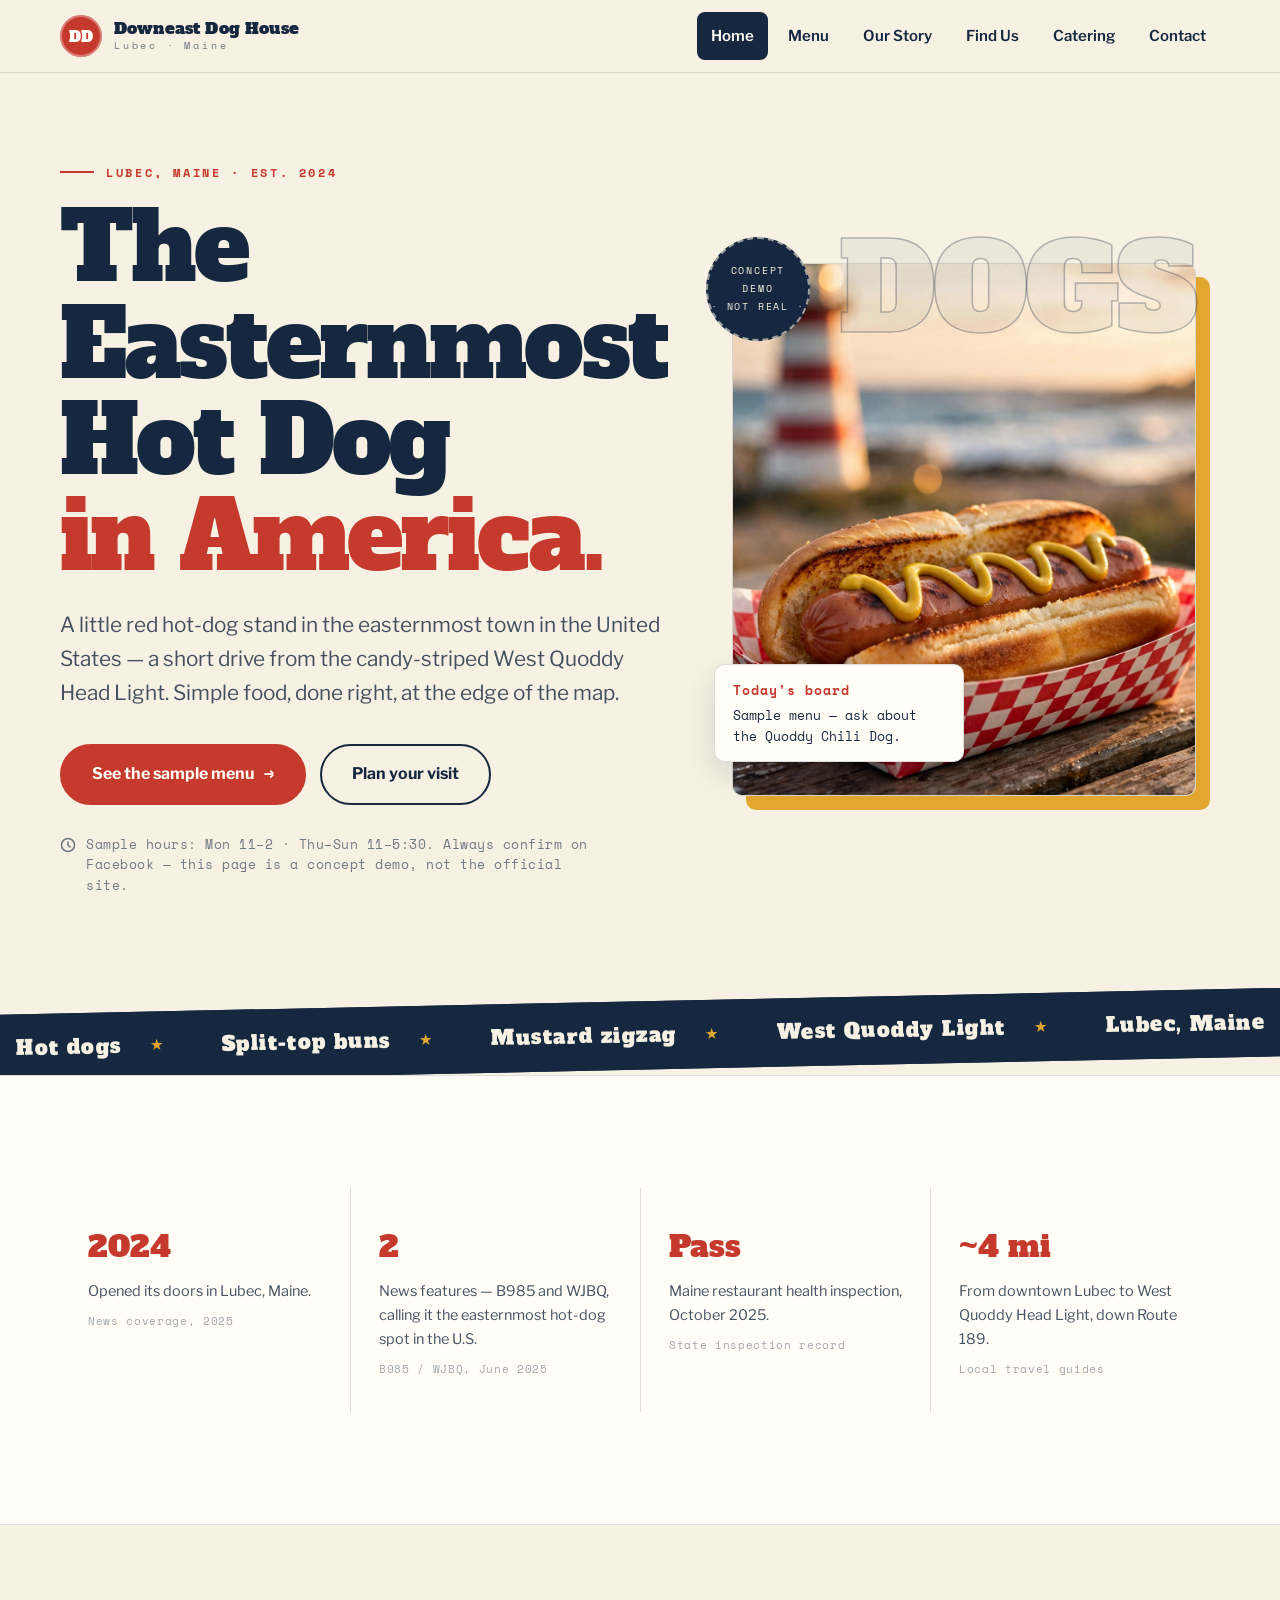
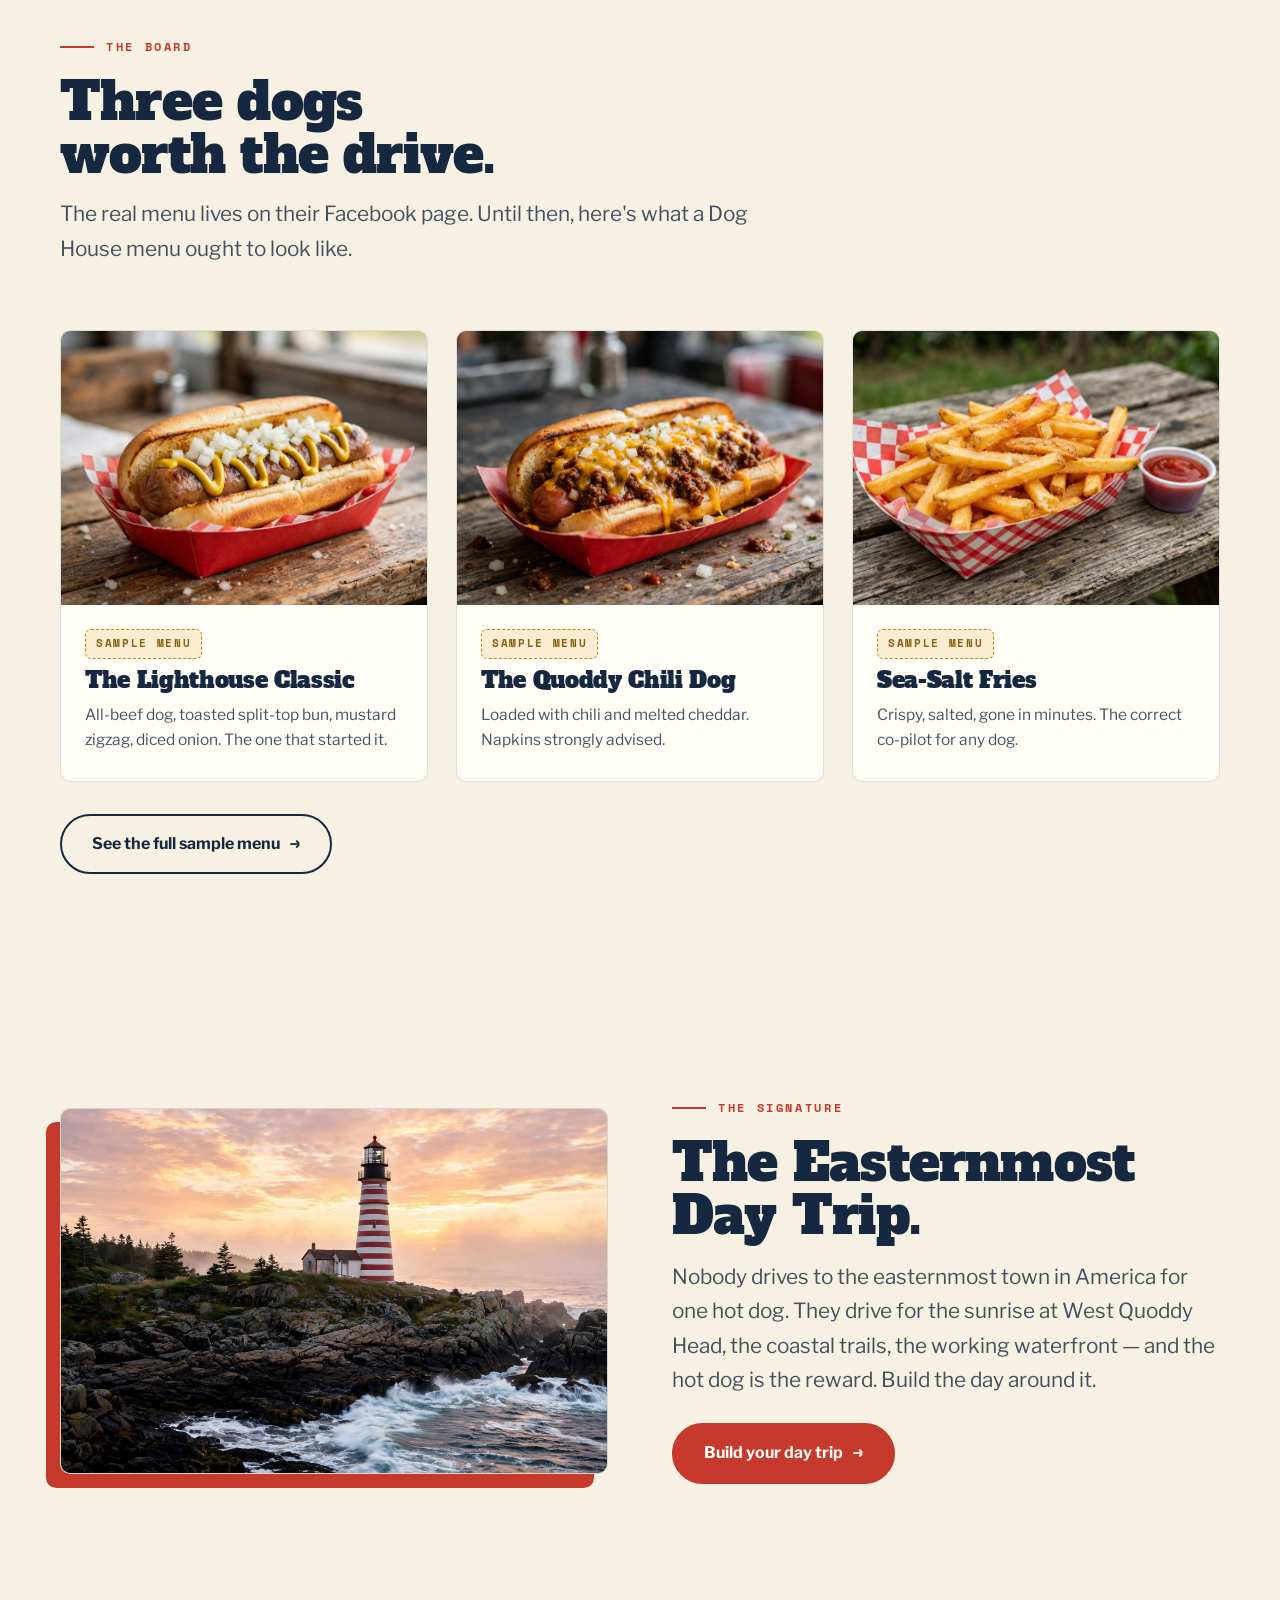
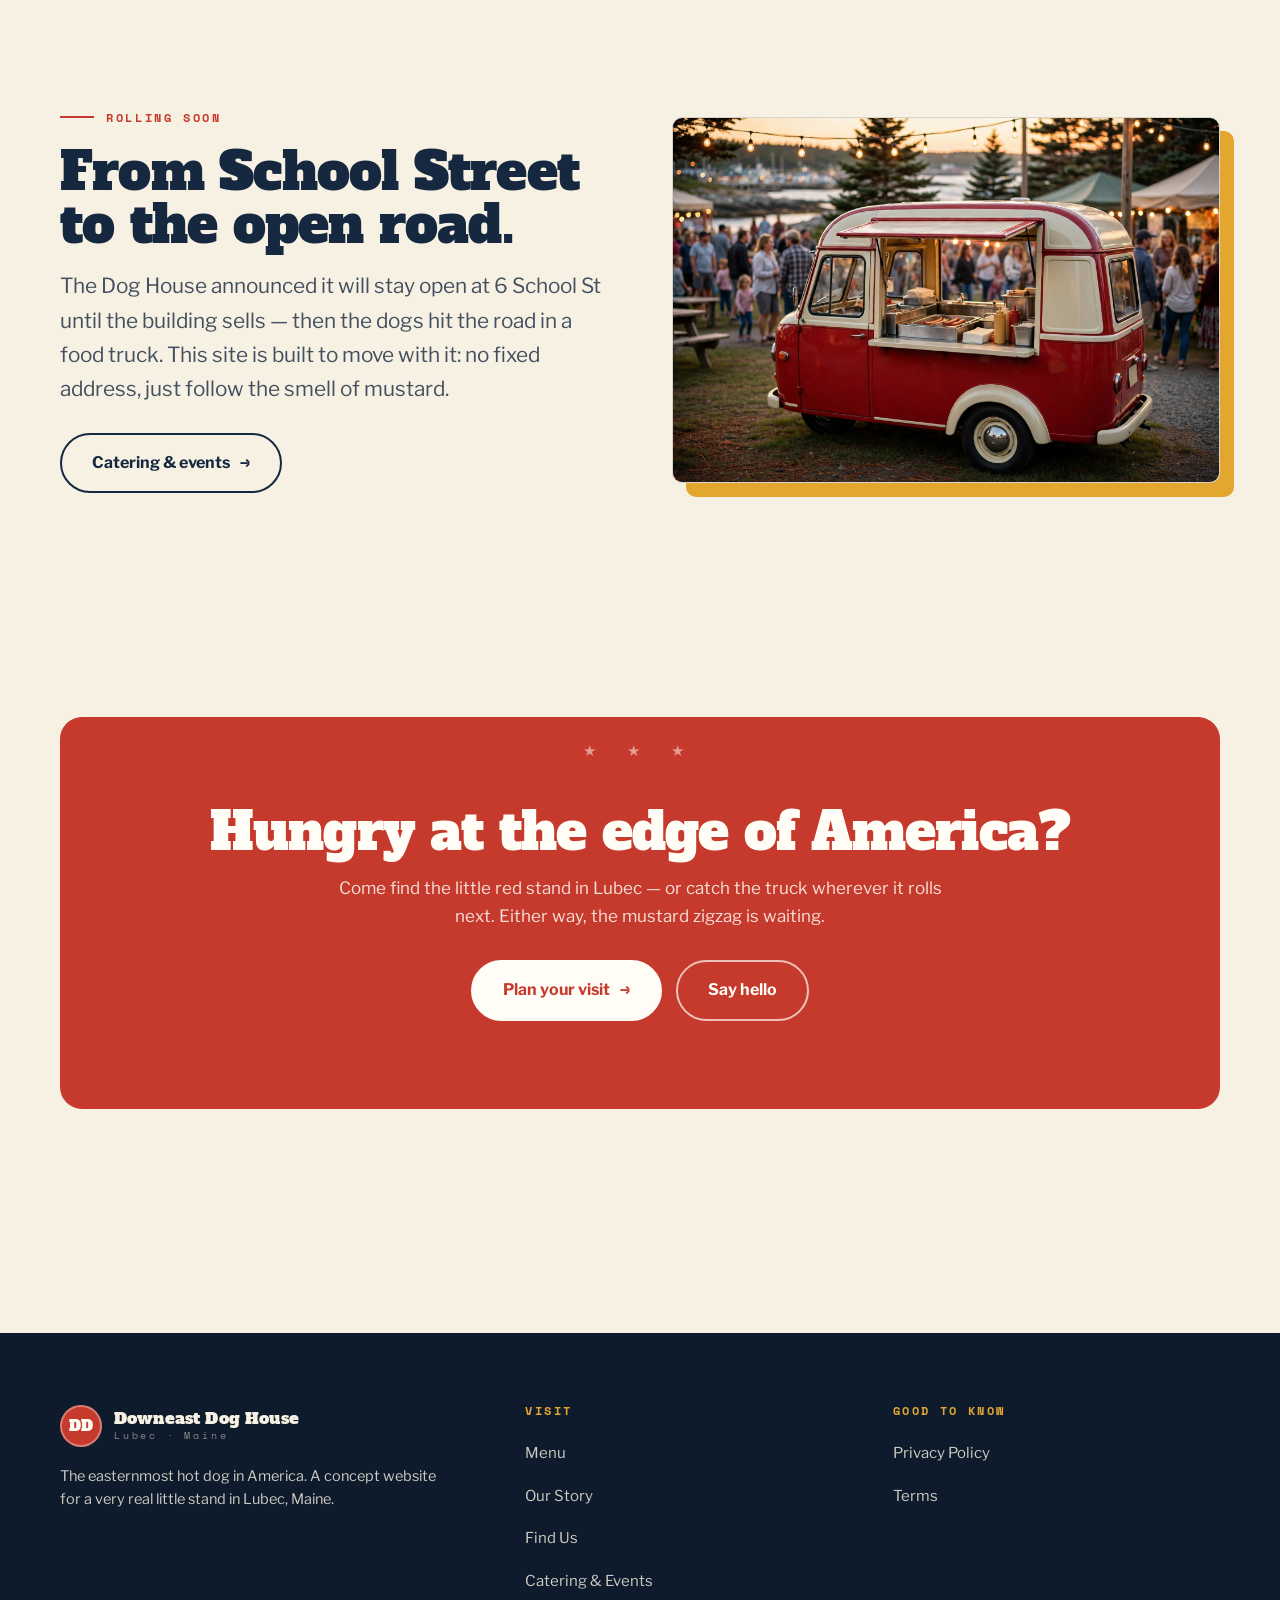
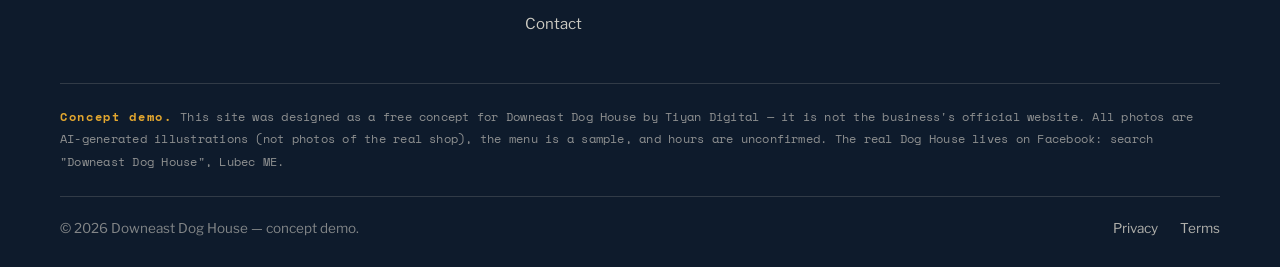
<file: index.html>
<!DOCTYPE html>
<html lang="en">
<head>
<meta charset="utf-8">
<meta name="viewport" content="width=device-width, initial-scale=1">
<title>Downeast Dog House — The Easternmost Hot Dog in America | Lubec, Maine</title>
<meta name="description" content="Downeast Dog House is a hot-dog stand in Lubec, Maine — the easternmost town in the U.S., minutes from West Quoddy Head Light. Sample menu, hours, and day-trip ideas.">
<meta property="og:title" content="Downeast Dog House — The Easternmost Hot Dog in America">
<meta property="og:description" content="A little red hot-dog stand in Lubec, Maine — a short drive from West Quoddy Head Light.">
<meta property="og:type" content="website">
<meta property="og:image" content="assets/hero-dog.jpg">
<link rel="icon" href="data:image/svg+xml,%3Csvg xmlns='http://www.w3.org/2000/svg' viewBox='0 0 64 64'%3E%3Ccircle cx='32' cy='32' r='30' fill='%23C63A2D'/%3E%3Ctext x='32' y='42' font-family='Georgia,serif' font-weight='bold' font-size='26' fill='%23FFFDF6' text-anchor='middle'%3EDD%3C/text%3E%3C/svg%3E">
<link rel="preconnect" href="https://fonts.googleapis.com">
<link rel="preconnect" href="https://fonts.gstatic.com" crossorigin>
<link href="https://fonts.googleapis.com/css2?family=Alfa+Slab+One&family=Libre+Franklin:wght@400;500;600;700&family=Space+Mono:wght@400;700&display=swap" rel="stylesheet">
<link rel="stylesheet" href="style.css">
<script>document.documentElement.classList.add('js');</script>
</head>
<body>
<a class="skip-link" href="#main">Skip to content</a>

<header class="site-header">
  <div class="wrap header-inner">
    <a class="brand" href="index.html" aria-label="Downeast Dog House — home">
      <span class="brand-mark" aria-hidden="true">DD</span>
      <span class="brand-name">Downeast Dog House<small>Lubec · Maine</small></span>
    </a>
    <button class="nav-toggle" aria-expanded="false" aria-controls="site-nav" aria-label="Open menu">
      <svg width="22" height="22" viewBox="0 0 22 22" fill="none" stroke="currentColor" stroke-width="2" stroke-linecap="round" aria-hidden="true"><path d="M3 6h16M3 11h16M3 16h16"/></svg>
    </button>
    <nav class="site-nav" id="site-nav" aria-label="Primary">
      <ul>
        <li><a href="index.html" aria-current="page">Home</a></li>
        <li><a href="menu.html">Menu</a></li>
        <li><a href="story.html">Our Story</a></li>
        <li><a href="find-us.html">Find Us</a></li>
        <li><a href="catering.html">Catering</a></li>
        <li><a href="contact.html">Contact</a></li>
      </ul>
    </nav>
  </div>
</header>

<main id="main">

  <!-- HERO -->
  <section class="hero">
    <div class="wrap hero-grid">
      <div>
        <p class="eyebrow" data-reveal style="--d:.05s">Lubec, Maine · Est. 2024</p>
        <h1>
          <span class="line-mask" data-reveal style="--d:.15s"><span>The Easternmost</span></span>
          <span class="line-mask" data-reveal style="--d:.27s"><span>Hot Dog <span class="alt">in&nbsp;America.</span></span></span>
        </h1>
        <p class="lede" data-reveal style="--d:.39s">A little red hot-dog stand in the easternmost town in the United States — a short drive from the candy-striped West Quoddy Head Light. Simple food, done right, at the edge of the map.</p>
        <div class="hero-cta" data-reveal style="--d:.51s">
          <a class="btn" href="menu.html">See the sample menu <span class="arrow" aria-hidden="true">→</span></a>
          <a class="btn btn-ghost" href="find-us.html">Plan your visit</a>
        </div>
        <p class="hero-note" data-reveal style="--d:.63s">
          <svg width="16" height="16" viewBox="0 0 16 16" fill="none" stroke="currentColor" stroke-width="1.6" aria-hidden="true"><circle cx="8" cy="8" r="6.5"/><path d="M8 5v3l2 2" stroke-linecap="round"/></svg>
          <span>Sample hours: Mon 11–2 · Thu–Sun 11–5:30. Always confirm on Facebook — this page is a concept demo, not the official site.</span>
        </p>
      </div>
      <div class="hero-media" data-reveal style="--d:.35s">
        <span class="hero-ghost" aria-hidden="true">DOGS</span>
        <div class="stamp" aria-hidden="true"><div class="disc">CONCEPT<br>DEMO<br>· NOT REAL ·</div></div>
        <img class="hero-photo" src="assets/hero-dog.jpg" alt="A hot dog with a mustard zigzag in a checkered paper tray on a wooden table, with a striped lighthouse blurred behind it at golden hour" fetchpriority="high">
        <div class="hero-ticket">
          <strong>Today's board</strong>
          Sample menu — ask about the Quoddy Chili Dog.
        </div>
      </div>
    </div>
  </section>

  <!-- MARQUEE -->
  <div class="marquee-clip" aria-hidden="true">
  <div class="marquee">
    <div class="marquee-track">
      <span>Hot dogs</span><span>Split-top buns</span><span>Mustard zigzag</span><span>West Quoddy Light</span><span>Lubec, Maine</span><span>The easternmost</span>
      <span>Hot dogs</span><span>Split-top buns</span><span>Mustard zigzag</span><span>West Quoddy Light</span><span>Lubec, Maine</span><span>The easternmost</span>
    </div>
  </div>
  </div>

  <!-- VERIFIED FACTS -->
  <section class="facts section" aria-label="Verified facts about Downeast Dog House">
    <div class="wrap">
      <div class="facts-grid">
        <div class="fact" data-reveal><span class="num">2024</span><p>Opened its doors in Lubec, Maine.</p><span class="src">News coverage, 2025</span></div>
        <div class="fact" data-reveal style="--d:.1s"><span class="num">2</span><p>News features — B985 and WJBQ, calling it the easternmost hot-dog spot in the U.S.</p><span class="src">B985 / WJBQ, June 2025</span></div>
        <div class="fact" data-reveal style="--d:.2s"><span class="num">Pass</span><p>Maine restaurant health inspection, October 2025.</p><span class="src">State inspection record</span></div>
        <div class="fact" data-reveal style="--d:.3s"><span class="num">~4 mi</span><p>From downtown Lubec to West Quoddy Head Light, down Route 189.</p><span class="src">Local travel guides</span></div>
      </div>
    </div>
  </section>

  <!-- MENU PREVIEW -->
  <section class="section">
    <div class="wrap">
      <div class="section-head" data-reveal>
        <p class="eyebrow">The board</p>
        <h2>Three dogs worth the drive.</h2>
        <p class="lede">The real menu lives on their Facebook page. Until then, here's what a Dog House menu ought to look like.</p>
      </div>
      <div class="cards">
        <article class="card" data-reveal>
          <img src="assets/dog-classic.jpg" alt="Classic hot dog with mustard and onions in a red paper tray" loading="lazy">
          <div class="card-body">
            <span class="sample-tag">Sample menu</span>
            <h3>The Lighthouse Classic</h3>
            <p>All-beef dog, toasted split-top bun, mustard zigzag, diced onion. The one that started it.</p>
          </div>
        </article>
        <article class="card" data-reveal style="--d:.12s">
          <img src="assets/dog-loaded.jpg" alt="Loaded chili-cheese hot dog with melted cheddar in a red paper tray" loading="lazy">
          <div class="card-body">
            <span class="sample-tag">Sample menu</span>
            <h3>The Quoddy Chili Dog</h3>
            <p>Loaded with chili and melted cheddar. Napkins strongly advised.</p>
          </div>
        </article>
        <article class="card" data-reveal style="--d:.24s">
          <img src="assets/fries.jpg" alt="Golden french fries in a paper tray with ketchup on a wooden table" loading="lazy">
          <div class="card-body">
            <span class="sample-tag">Sample menu</span>
            <h3>Sea-Salt Fries</h3>
            <p>Crispy, salted, gone in minutes. The correct co-pilot for any dog.</p>
          </div>
        </article>
      </div>
      <p data-reveal style="margin-top:32px"><a class="btn btn-ghost" href="menu.html">See the full sample menu <span class="arrow" aria-hidden="true">→</span></a></p>
    </div>
  </section>

  <!-- SIGNATURE: DAY TRIP -->
  <section class="section">
    <div class="wrap split">
      <div data-reveal>
        <img src="assets/lighthouse.jpg" alt="Red-and-white striped West Quoddy Head lighthouse on a rocky headland at sunrise" loading="lazy">
      </div>
      <div class="split-copy" data-reveal style="--d:.15s">
        <p class="eyebrow">The signature</p>
        <h2>The Easternmost Day Trip.</h2>
        <p class="lede">Nobody drives to the easternmost town in America for one hot dog. They drive for the sunrise at West Quoddy Head, the coastal trails, the working waterfront — and the hot dog is the reward. Build the day around it.</p>
        <div class="btn-row">
          <a class="btn" href="find-us.html#day-trip">Build your day trip <span class="arrow" aria-hidden="true">→</span></a>
        </div>
      </div>
    </div>
  </section>

  <!-- FOOD TRUCK FUTURE -->
  <section class="section">
    <div class="wrap split flip">
      <div class="split-copy" data-reveal>
        <p class="eyebrow">Rolling soon</p>
        <h2>From School Street to the open road.</h2>
        <p class="lede">The Dog House announced it will stay open at 6 School St until the building sells — then the dogs hit the road in a food truck. This site is built to move with it: no fixed address, just follow the smell of mustard.</p>
        <div class="btn-row">
          <a class="btn btn-ghost" href="catering.html">Catering &amp; events <span class="arrow" aria-hidden="true">→</span></a>
        </div>
      </div>
      <div data-reveal style="--d:.15s">
        <img src="assets/truck.jpg" alt="A small red-and-cream food truck serving hot dogs at a coastal fairground at golden hour" loading="lazy">
      </div>
    </div>
  </section>

  <!-- FINAL CTA -->
  <section class="section">
    <div class="wrap">
      <div class="final-cta" data-reveal>
        <h2>Hungry at the edge of America?</h2>
        <p>Come find the little red stand in Lubec — or catch the truck wherever it rolls next. Either way, the mustard zigzag is waiting.</p>
        <div class="hero-cta" style="justify-content:center; margin-bottom:0">
          <a class="btn" href="find-us.html">Plan your visit <span class="arrow" aria-hidden="true">→</span></a>
          <a class="btn btn-ghost" href="contact.html">Say hello</a>
        </div>
      </div>
    </div>
  </section>

</main>

<footer class="site-footer">
  <div class="wrap">
    <div class="footer-top">
      <div class="footer-brand">
        <a class="brand" href="index.html" aria-label="Downeast Dog House — home">
          <span class="brand-mark" aria-hidden="true">DD</span>
          <span class="brand-name">Downeast Dog House<small>Lubec · Maine</small></span>
        </a>
        <p style="margin-top:18px">The easternmost hot dog in America. A concept website for a very real little stand in Lubec, Maine.</p>
      </div>
      <div class="footer-col">
        <h4>Visit</h4>
        <ul>
          <li><a href="menu.html">Menu</a></li>
          <li><a href="story.html">Our Story</a></li>
          <li><a href="find-us.html">Find Us</a></li>
          <li><a href="catering.html">Catering &amp; Events</a></li>
          <li><a href="contact.html">Contact</a></li>
        </ul>
      </div>
      <div class="footer-col">
        <h4>Good to know</h4>
        <ul>
          <li><a href="privacy.html">Privacy Policy</a></li>
          <li><a href="terms.html">Terms</a></li>
        </ul>
      </div>
    </div>
    <div class="demo-strip">
      <strong>Concept demo.</strong> This site was designed as a free concept for Downeast Dog House by Tiyan Digital — it is not the business's official website. All photos are AI-generated illustrations (not photos of the real shop), the menu is a sample, and hours are unconfirmed. The real Dog House lives on Facebook: search "Downeast Dog House", Lubec ME.
    </div>
    <div class="footer-legal">
      <span>© <span id="year">2026</span> Downeast Dog House — concept demo.</span>
      <nav aria-label="Legal"><a href="privacy.html">Privacy</a><a href="terms.html">Terms</a></nav>
    </div>
  </div>
</footer>

<script src="site.js"></script>
</body>
</html>
</file>
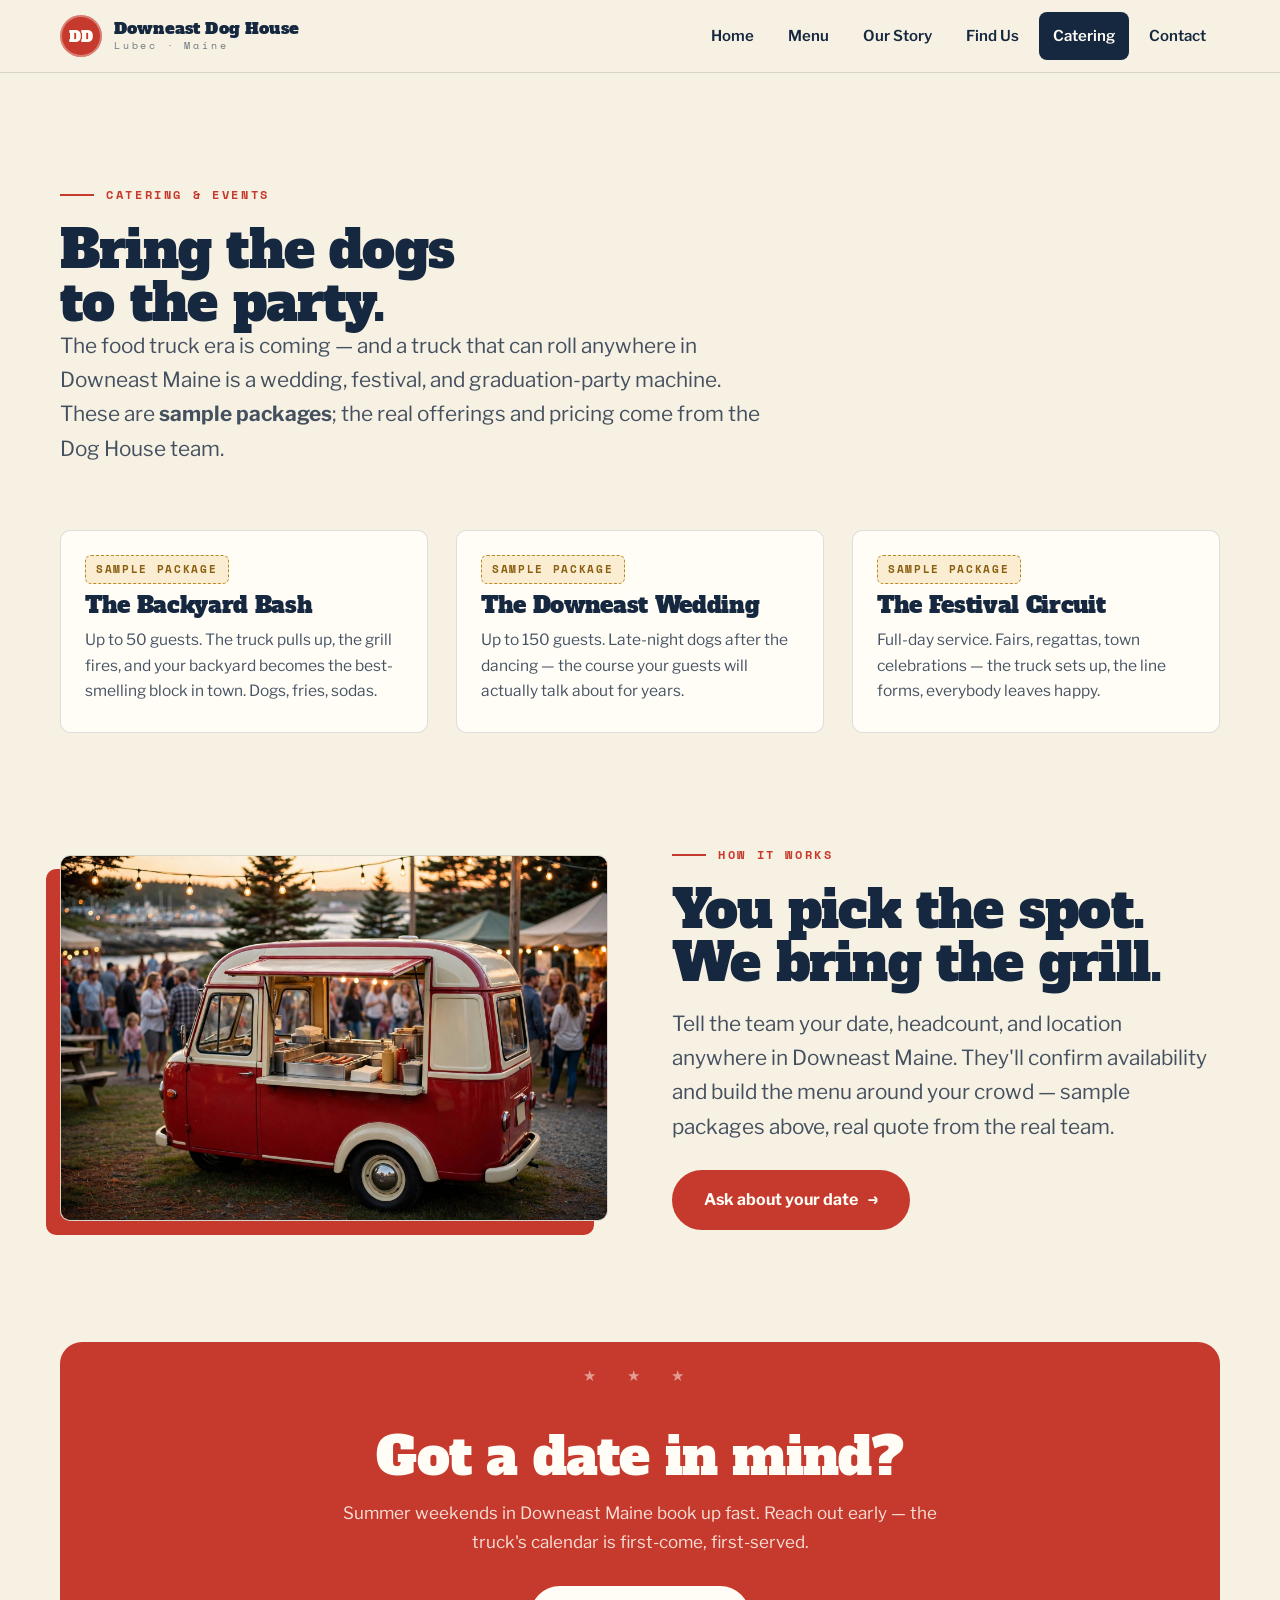
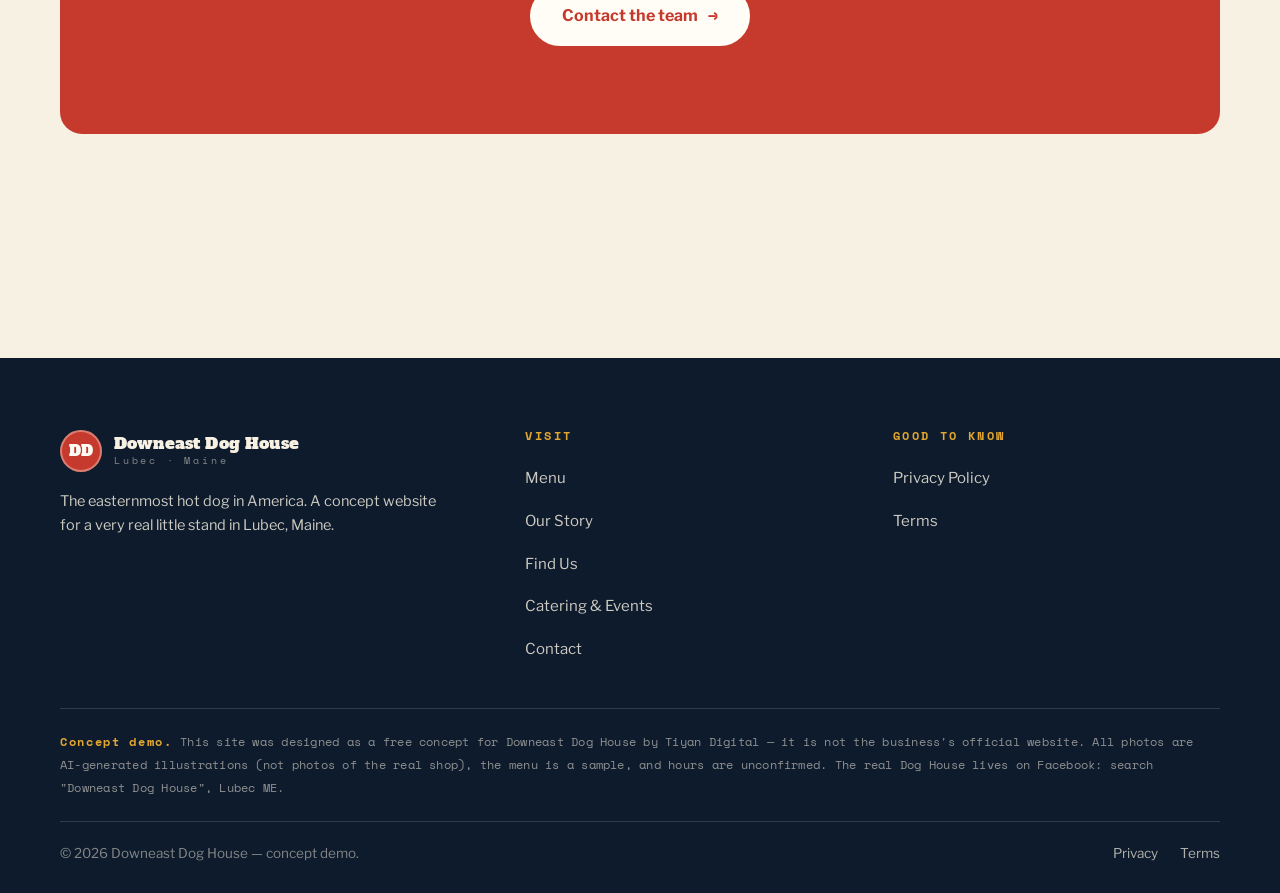
<file: catering.html>
<!DOCTYPE html>
<html lang="en">
<head>
<meta charset="utf-8">
<meta name="viewport" content="width=device-width, initial-scale=1">
<title>Catering &amp; Events — Downeast Dog House | Lubec, Maine</title>
<meta name="description" content="Downeast Dog House catering and events in Downeast Maine — the food truck era is coming. Sample catering packages for weddings, parties, and festivals.">
<meta property="og:title" content="Catering &amp; Events — Downeast Dog House">
<meta property="og:description" content="The truck era is coming. Sample catering packages for Downeast Maine weddings, parties, and festivals.">
<meta property="og:type" content="website">
<meta property="og:image" content="assets/truck.jpg">
<link rel="icon" href="data:image/svg+xml,%3Csvg xmlns='http://www.w3.org/2000/svg' viewBox='0 0 64 64'%3E%3Ccircle cx='32' cy='32' r='30' fill='%23C63A2D'/%3E%3Ctext x='32' y='42' font-family='Georgia,serif' font-weight='bold' font-size='26' fill='%23FFFDF6' text-anchor='middle'%3EDD%3C/text%3E%3C/svg%3E">
<link rel="preconnect" href="https://fonts.googleapis.com">
<link rel="preconnect" href="https://fonts.gstatic.com" crossorigin>
<link href="https://fonts.googleapis.com/css2?family=Alfa+Slab+One&family=Libre+Franklin:wght@400;500;600;700&family=Space+Mono:wght@400;700&display=swap" rel="stylesheet">
<link rel="stylesheet" href="style.css">
<script>document.documentElement.classList.add('js');</script>
</head>
<body>
<a class="skip-link" href="#main">Skip to content</a>

<header class="site-header">
  <div class="wrap header-inner">
    <a class="brand" href="index.html" aria-label="Downeast Dog House — home">
      <span class="brand-mark" aria-hidden="true">DD</span>
      <span class="brand-name">Downeast Dog House<small>Lubec · Maine</small></span>
    </a>
    <button class="nav-toggle" aria-expanded="false" aria-controls="site-nav" aria-label="Open menu">
      <svg width="22" height="22" viewBox="0 0 22 22" fill="none" stroke="currentColor" stroke-width="2" stroke-linecap="round" aria-hidden="true"><path d="M3 6h16M3 11h16M3 16h16"/></svg>
    </button>
    <nav class="site-nav" id="site-nav" aria-label="Primary">
      <ul>
        <li><a href="index.html">Home</a></li>
        <li><a href="menu.html">Menu</a></li>
        <li><a href="story.html">Our Story</a></li>
        <li><a href="find-us.html">Find Us</a></li>
        <li><a href="catering.html" aria-current="page">Catering</a></li>
        <li><a href="contact.html">Contact</a></li>
      </ul>
    </nav>
  </div>
</header>

<main id="main">

  <section class="section">
    <div class="wrap">
      <div class="section-head" data-reveal>
        <p class="eyebrow">Catering &amp; events</p>
        <h1 class="page-title">Bring the dogs to the party.</h1>
        <p class="lede">The food truck era is coming — and a truck that can roll anywhere in Downeast Maine is a wedding, festival, and graduation-party machine. These are <strong>sample packages</strong>; the real offerings and pricing come from the Dog House team.</p>
      </div>

      <div class="cards">
        <article class="card" data-reveal>
          <div class="card-body">
            <span class="sample-tag">Sample package</span>
            <h3>The Backyard Bash</h3>
            <p>Up to 50 guests. The truck pulls up, the grill fires, and your backyard becomes the best-smelling block in town. Dogs, fries, sodas.</p>
          </div>
        </article>
        <article class="card" data-reveal style="--d:.12s">
          <div class="card-body">
            <span class="sample-tag">Sample package</span>
            <h3>The Downeast Wedding</h3>
            <p>Up to 150 guests. Late-night dogs after the dancing — the course your guests will actually talk about for years.</p>
          </div>
        </article>
        <article class="card" data-reveal style="--d:.24s">
          <div class="card-body">
            <span class="sample-tag">Sample package</span>
            <h3>The Festival Circuit</h3>
            <p>Full-day service. Fairs, regattas, town celebrations — the truck sets up, the line forms, everybody leaves happy.</p>
          </div>
        </article>
      </div>
    </div>
  </section>

  <section class="section" style="padding-top:0">
    <div class="wrap split">
      <div data-reveal>
        <img src="assets/truck.jpg" alt="A small red-and-cream hot dog food truck serving at a coastal fairground at golden hour" loading="lazy">
      </div>
      <div class="split-copy" data-reveal style="--d:.15s">
        <p class="eyebrow">How it works</p>
        <h2>You pick the spot. We bring the grill.</h2>
        <p class="lede">Tell the team your date, headcount, and location anywhere in Downeast Maine. They'll confirm availability and build the menu around your crowd — sample packages above, real quote from the real team.</p>
        <div class="btn-row">
          <a class="btn" href="contact.html">Ask about your date <span class="arrow" aria-hidden="true">→</span></a>
        </div>
      </div>
    </div>
  </section>

  <section class="section" style="padding-top:0">
    <div class="wrap">
      <div class="final-cta" data-reveal>
        <h2>Got a date in mind?</h2>
        <p>Summer weekends in Downeast Maine book up fast. Reach out early — the truck's calendar is first-come, first-served.</p>
        <div class="hero-cta" style="justify-content:center; margin-bottom:0">
          <a class="btn" href="contact.html">Contact the team <span class="arrow" aria-hidden="true">→</span></a>
        </div>
      </div>
    </div>
  </section>

</main>

<footer class="site-footer">
  <div class="wrap">
    <div class="footer-top">
      <div class="footer-brand">
        <a class="brand" href="index.html" aria-label="Downeast Dog House — home">
          <span class="brand-mark" aria-hidden="true">DD</span>
          <span class="brand-name">Downeast Dog House<small>Lubec · Maine</small></span>
        </a>
        <p style="margin-top:18px">The easternmost hot dog in America. A concept website for a very real little stand in Lubec, Maine.</p>
      </div>
      <div class="footer-col">
        <h4>Visit</h4>
        <ul>
          <li><a href="menu.html">Menu</a></li>
          <li><a href="story.html">Our Story</a></li>
          <li><a href="find-us.html">Find Us</a></li>
          <li><a href="catering.html">Catering &amp; Events</a></li>
          <li><a href="contact.html">Contact</a></li>
        </ul>
      </div>
      <div class="footer-col">
        <h4>Good to know</h4>
        <ul>
          <li><a href="privacy.html">Privacy Policy</a></li>
          <li><a href="terms.html">Terms</a></li>
        </ul>
      </div>
    </div>
    <div class="demo-strip">
      <strong>Concept demo.</strong> This site was designed as a free concept for Downeast Dog House by Tiyan Digital — it is not the business's official website. All photos are AI-generated illustrations (not photos of the real shop), the menu is a sample, and hours are unconfirmed. The real Dog House lives on Facebook: search "Downeast Dog House", Lubec ME.
    </div>
    <div class="footer-legal">
      <span>© <span id="year">2026</span> Downeast Dog House — concept demo.</span>
      <nav aria-label="Legal"><a href="privacy.html">Privacy</a><a href="terms.html">Terms</a></nav>
    </div>
  </div>
</footer>

<script src="site.js"></script>
</body>
</html>
</file>
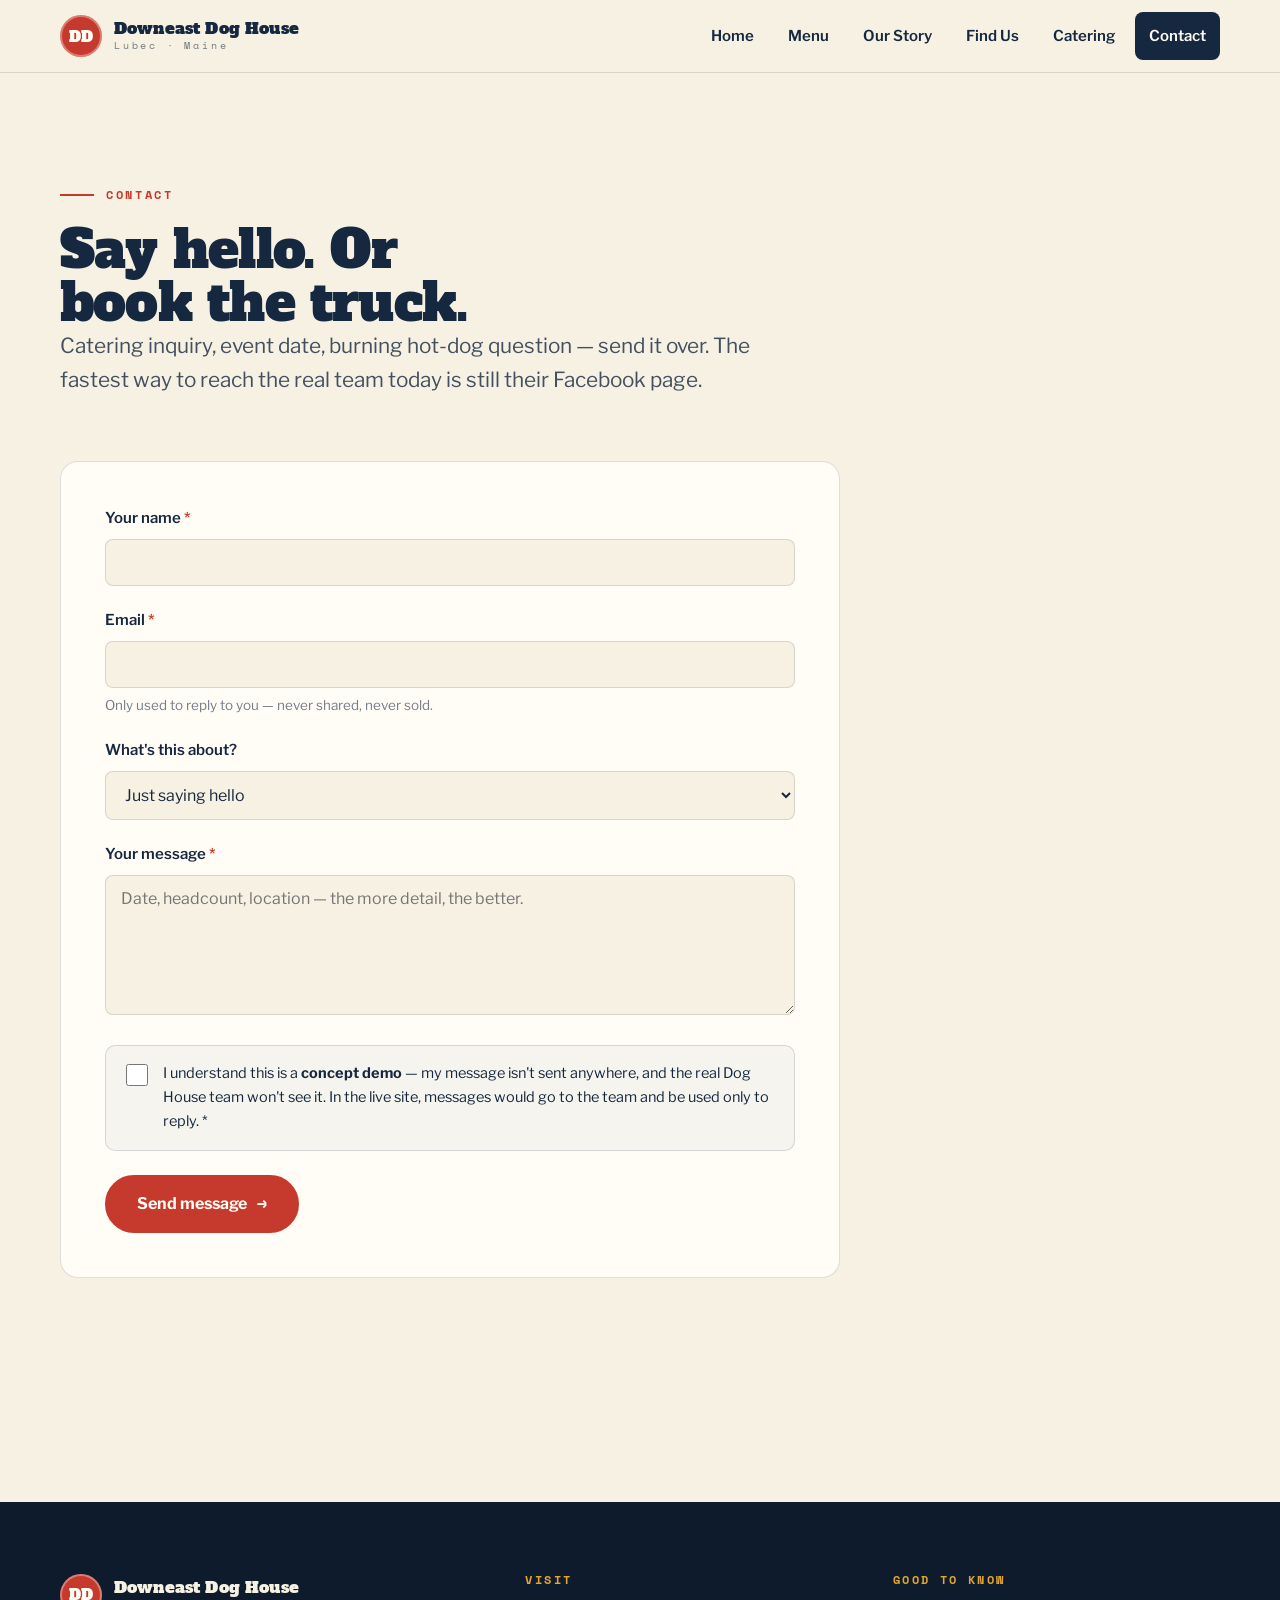
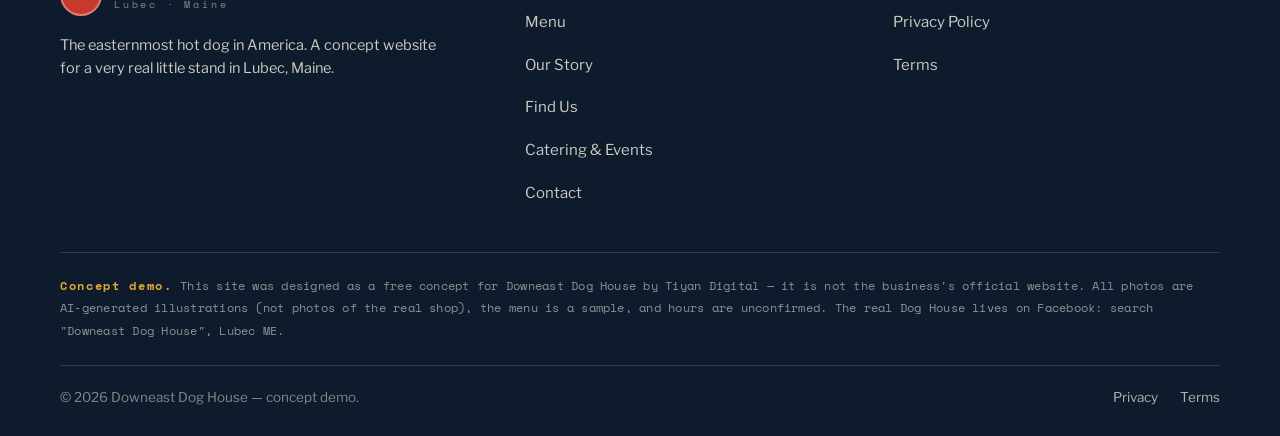
<file: contact.html>
<!DOCTYPE html>
<html lang="en">
<head>
<meta charset="utf-8">
<meta name="viewport" content="width=device-width, initial-scale=1">
<title>Contact — Downeast Dog House | Lubec, Maine</title>
<meta name="description" content="Contact Downeast Dog House in Lubec, Maine — catering inquiries, event bookings, or just to say the chili dog changed your life.">
<meta property="og:title" content="Contact — Downeast Dog House">
<meta property="og:description" content="Catering inquiries, event bookings, or just to say hello — reach the Dog House team.">
<meta property="og:type" content="website">
<meta property="og:image" content="assets/hero-dog.jpg">
<link rel="icon" href="data:image/svg+xml,%3Csvg xmlns='http://www.w3.org/2000/svg' viewBox='0 0 64 64'%3E%3Ccircle cx='32' cy='32' r='30' fill='%23C63A2D'/%3E%3Ctext x='32' y='42' font-family='Georgia,serif' font-weight='bold' font-size='26' fill='%23FFFDF6' text-anchor='middle'%3EDD%3C/text%3E%3C/svg%3E">
<link rel="preconnect" href="https://fonts.googleapis.com">
<link rel="preconnect" href="https://fonts.gstatic.com" crossorigin>
<link href="https://fonts.googleapis.com/css2?family=Alfa+Slab+One&family=Libre+Franklin:wght@400;500;600;700&family=Space+Mono:wght@400;700&display=swap" rel="stylesheet">
<link rel="stylesheet" href="style.css">
<script>document.documentElement.classList.add('js');</script>
</head>
<body>
<a class="skip-link" href="#main">Skip to content</a>

<header class="site-header">
  <div class="wrap header-inner">
    <a class="brand" href="index.html" aria-label="Downeast Dog House — home">
      <span class="brand-mark" aria-hidden="true">DD</span>
      <span class="brand-name">Downeast Dog House<small>Lubec · Maine</small></span>
    </a>
    <button class="nav-toggle" aria-expanded="false" aria-controls="site-nav" aria-label="Open menu">
      <svg width="22" height="22" viewBox="0 0 22 22" fill="none" stroke="currentColor" stroke-width="2" stroke-linecap="round" aria-hidden="true"><path d="M3 6h16M3 11h16M3 16h16"/></svg>
    </button>
    <nav class="site-nav" id="site-nav" aria-label="Primary">
      <ul>
        <li><a href="index.html">Home</a></li>
        <li><a href="menu.html">Menu</a></li>
        <li><a href="story.html">Our Story</a></li>
        <li><a href="find-us.html">Find Us</a></li>
        <li><a href="catering.html">Catering</a></li>
        <li><a href="contact.html" aria-current="page">Contact</a></li>
      </ul>
    </nav>
  </div>
</header>

<main id="main">

  <section class="section">
    <div class="wrap">
      <div class="section-head" data-reveal>
        <p class="eyebrow">Contact</p>
        <h1 class="page-title">Say hello. Or book the truck.</h1>
        <p class="lede">Catering inquiry, event date, burning hot-dog question — send it over. The fastest way to reach the real team today is still their Facebook page.</p>
      </div>

      <div class="wrap-narrow" style="margin-inline:0">
        <form class="form-card" id="contact-form" data-reveal novalidate>
          <div class="field" data-field="name">
            <label for="f-name">Your name <span class="req" aria-hidden="true">*</span></label>
            <input type="text" id="f-name" name="name" autocomplete="name" required aria-describedby="f-name-err">
            <p class="error" id="f-name-err">Please tell us your name.</p>
          </div>
          <div class="field" data-field="email">
            <label for="f-email">Email <span class="req" aria-hidden="true">*</span></label>
            <input type="email" id="f-email" name="email" autocomplete="email" required aria-describedby="f-email-err f-email-hint">
            <p class="hint" id="f-email-hint">Only used to reply to you — never shared, never sold.</p>
            <p class="error" id="f-email-err">Please enter a valid email address.</p>
          </div>
          <div class="field" data-field="topic">
            <label for="f-topic">What's this about?</label>
            <select id="f-topic" name="topic">
              <option value="hello">Just saying hello</option>
              <option value="catering">Catering / event booking</option>
              <option value="truck">Where's the truck?</option>
              <option value="other">Something else</option>
            </select>
          </div>
          <div class="field" data-field="message">
            <label for="f-msg">Your message <span class="req" aria-hidden="true">*</span></label>
            <textarea id="f-msg" name="message" required aria-describedby="f-msg-err" placeholder="Date, headcount, location — the more detail, the better."></textarea>
            <p class="error" id="f-msg-err">Please write a message (at least 10 characters).</p>
          </div>
          <div class="consent">
            <input type="checkbox" id="f-consent" name="consent" required>
            <label for="f-consent">I understand this is a <strong>concept demo</strong> — my message isn't sent anywhere, and the real Dog House team won't see it. In the live site, messages would go to the team and be used only to reply. <span class="req" aria-hidden="true">*</span></label>
          </div>
          <button class="btn" type="submit">Send message <span class="arrow" aria-hidden="true">→</span></button>
          <div class="form-notice" id="form-notice" role="status">
            <strong>Demo mode:</strong> your message went nowhere — this concept form doesn't send anything. In the real site, it would land with the Dog House team. The fastest real contact today: the Dog House's Facebook page.
          </div>
        </form>
      </div>
    </div>
  </section>

</main>

<footer class="site-footer">
  <div class="wrap">
    <div class="footer-top">
      <div class="footer-brand">
        <a class="brand" href="index.html" aria-label="Downeast Dog House — home">
          <span class="brand-mark" aria-hidden="true">DD</span>
          <span class="brand-name">Downeast Dog House<small>Lubec · Maine</small></span>
        </a>
        <p style="margin-top:18px">The easternmost hot dog in America. A concept website for a very real little stand in Lubec, Maine.</p>
      </div>
      <div class="footer-col">
        <h4>Visit</h4>
        <ul>
          <li><a href="menu.html">Menu</a></li>
          <li><a href="story.html">Our Story</a></li>
          <li><a href="find-us.html">Find Us</a></li>
          <li><a href="catering.html">Catering &amp; Events</a></li>
          <li><a href="contact.html">Contact</a></li>
        </ul>
      </div>
      <div class="footer-col">
        <h4>Good to know</h4>
        <ul>
          <li><a href="privacy.html">Privacy Policy</a></li>
          <li><a href="terms.html">Terms</a></li>
        </ul>
      </div>
    </div>
    <div class="demo-strip">
      <strong>Concept demo.</strong> This site was designed as a free concept for Downeast Dog House by Tiyan Digital — it is not the business's official website. All photos are AI-generated illustrations (not photos of the real shop), the menu is a sample, and hours are unconfirmed. The real Dog House lives on Facebook: search "Downeast Dog House", Lubec ME.
    </div>
    <div class="footer-legal">
      <span>© <span id="year">2026</span> Downeast Dog House — concept demo.</span>
      <nav aria-label="Legal"><a href="privacy.html">Privacy</a><a href="terms.html">Terms</a></nav>
    </div>
  </div>
</footer>

<script src="site.js"></script>
</body>
</html>
</file>
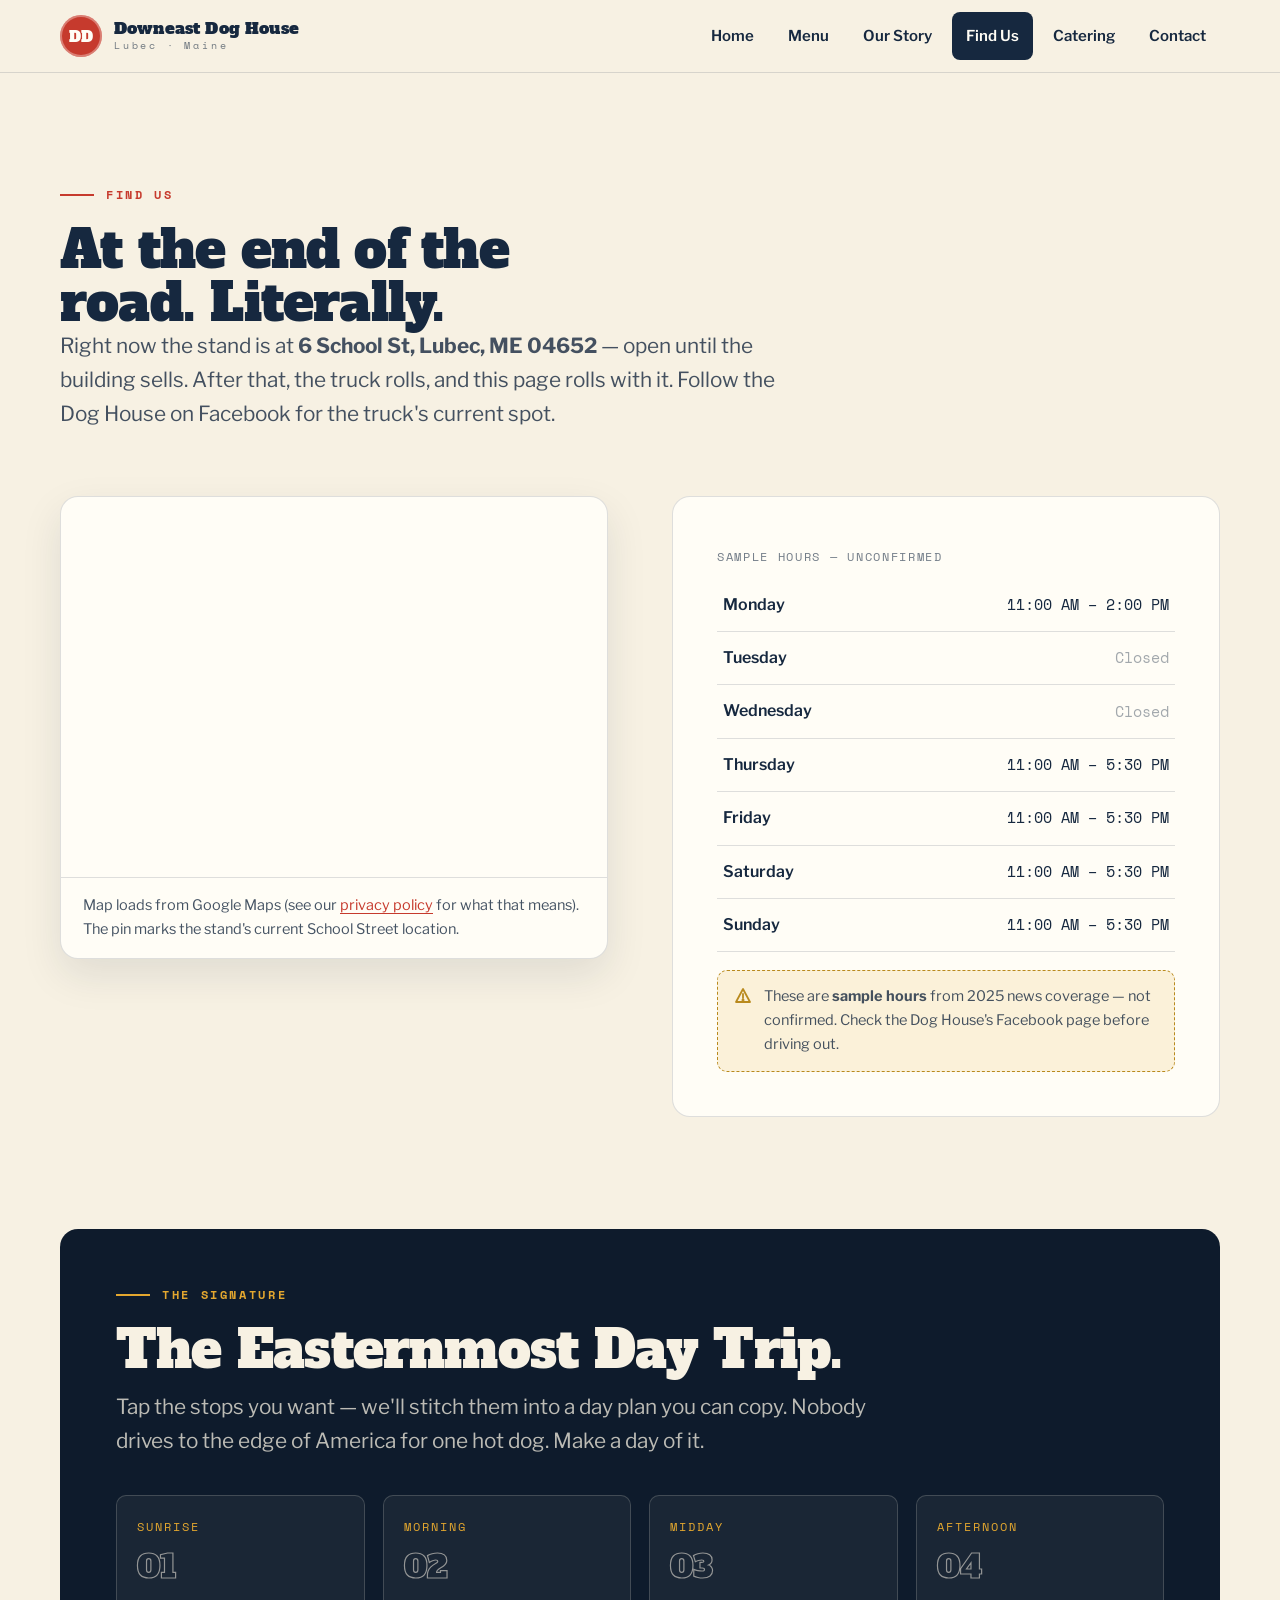
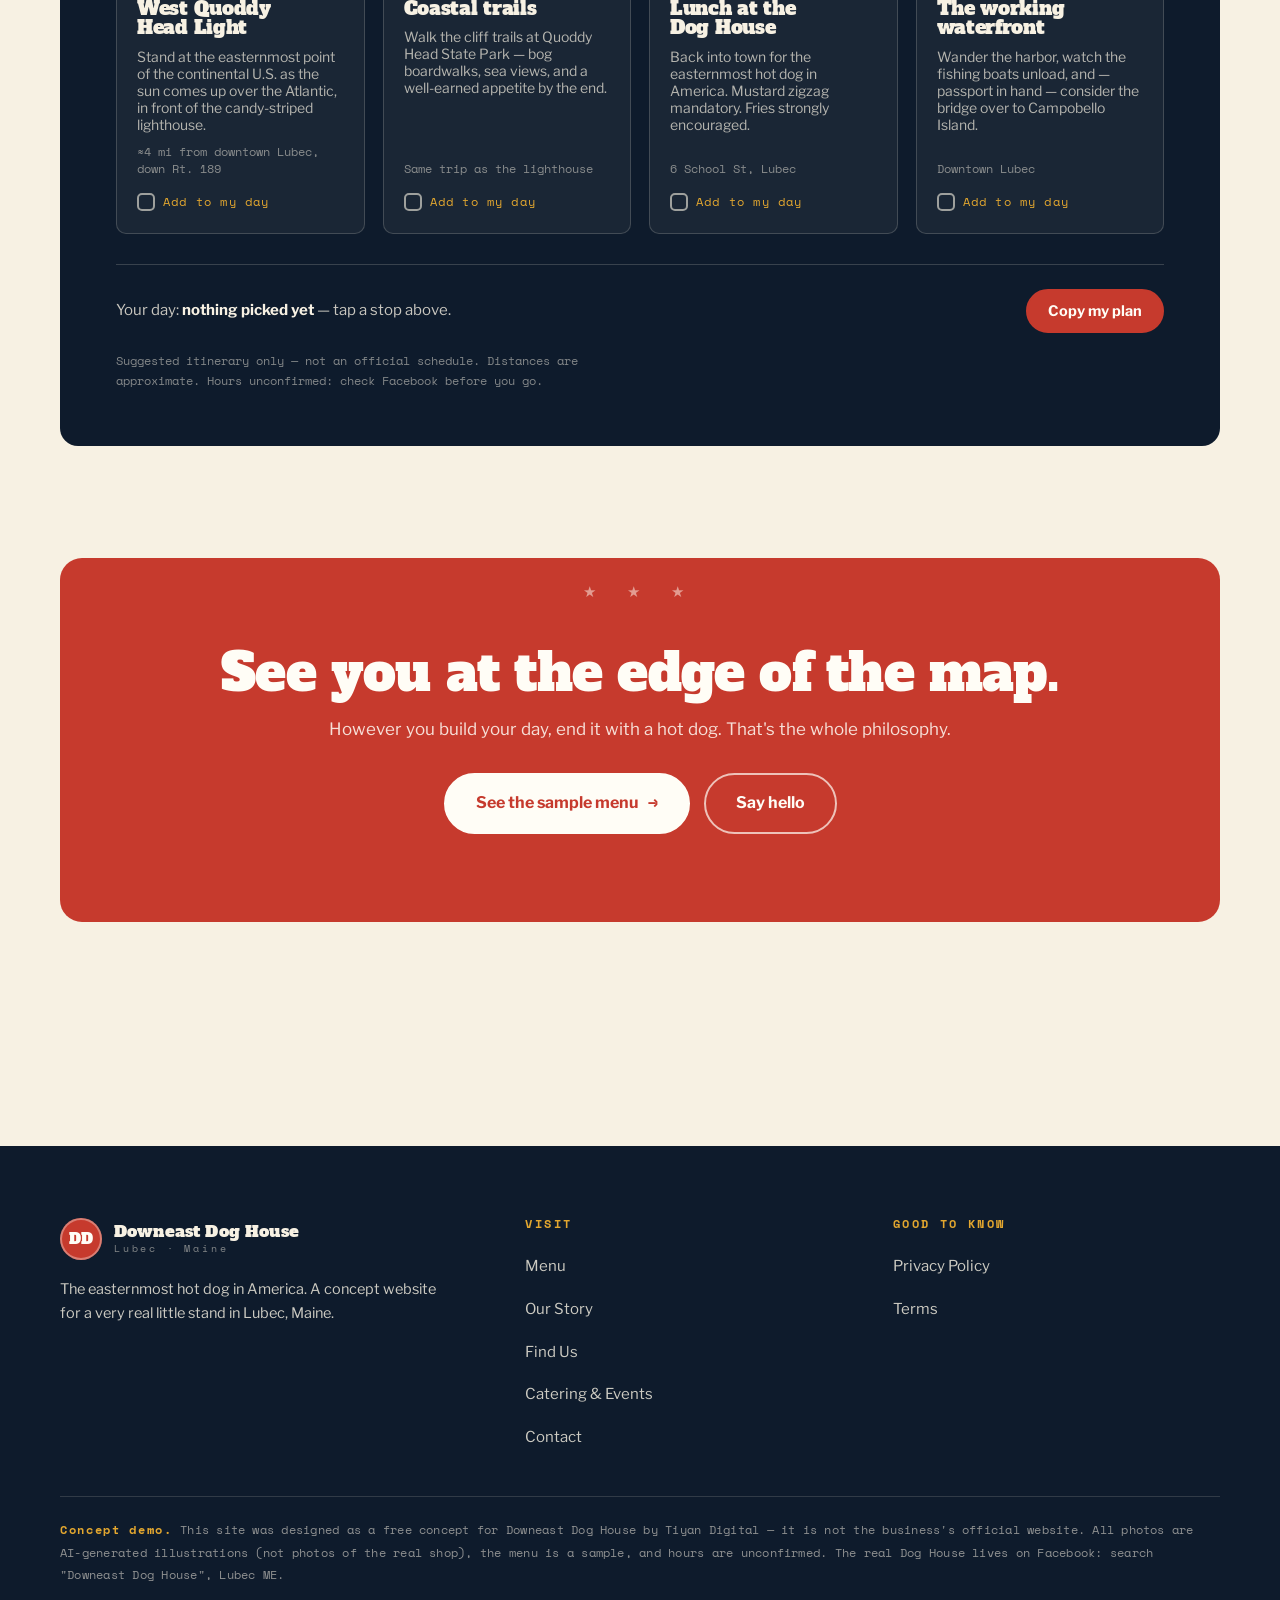
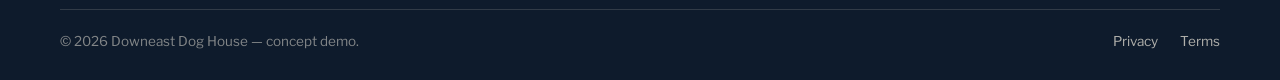
<file: find-us.html>
<!DOCTYPE html>
<html lang="en">
<head>
<meta charset="utf-8">
<meta name="viewport" content="width=device-width, initial-scale=1">
<title>Find Us — Downeast Dog House | Lubec, Maine</title>
<meta name="description" content="Find Downeast Dog House at 6 School St, Lubec, Maine — minutes from West Quoddy Head Light. Sample hours, map, and the Easternmost Day Trip itinerary.">
<meta property="og:title" content="Find Us — Downeast Dog House">
<meta property="og:description" content="6 School St, Lubec ME — minutes from West Quoddy Head Light. Plus: the Easternmost Day Trip.">
<meta property="og:type" content="website">
<meta property="og:image" content="assets/lighthouse.jpg">
<link rel="icon" href="data:image/svg+xml,%3Csvg xmlns='http://www.w3.org/2000/svg' viewBox='0 0 64 64'%3E%3Ccircle cx='32' cy='32' r='30' fill='%23C63A2D'/%3E%3Ctext x='32' y='42' font-family='Georgia,serif' font-weight='bold' font-size='26' fill='%23FFFDF6' text-anchor='middle'%3EDD%3C/text%3E%3C/svg%3E">
<link rel="preconnect" href="https://fonts.googleapis.com">
<link rel="preconnect" href="https://fonts.gstatic.com" crossorigin>
<link href="https://fonts.googleapis.com/css2?family=Alfa+Slab+One&family=Libre+Franklin:wght@400;500;600;700&family=Space+Mono:wght@400;700&display=swap" rel="stylesheet">
<link rel="stylesheet" href="style.css">
<script>document.documentElement.classList.add('js');</script>
</head>
<body>
<a class="skip-link" href="#main">Skip to content</a>

<header class="site-header">
  <div class="wrap header-inner">
    <a class="brand" href="index.html" aria-label="Downeast Dog House — home">
      <span class="brand-mark" aria-hidden="true">DD</span>
      <span class="brand-name">Downeast Dog House<small>Lubec · Maine</small></span>
    </a>
    <button class="nav-toggle" aria-expanded="false" aria-controls="site-nav" aria-label="Open menu">
      <svg width="22" height="22" viewBox="0 0 22 22" fill="none" stroke="currentColor" stroke-width="2" stroke-linecap="round" aria-hidden="true"><path d="M3 6h16M3 11h16M3 16h16"/></svg>
    </button>
    <nav class="site-nav" id="site-nav" aria-label="Primary">
      <ul>
        <li><a href="index.html">Home</a></li>
        <li><a href="menu.html">Menu</a></li>
        <li><a href="story.html">Our Story</a></li>
        <li><a href="find-us.html" aria-current="page">Find Us</a></li>
        <li><a href="catering.html">Catering</a></li>
        <li><a href="contact.html">Contact</a></li>
      </ul>
    </nav>
  </div>
</header>

<main id="main">

  <section class="section">
    <div class="wrap">
      <div class="section-head" data-reveal>
        <p class="eyebrow">Find us</p>
        <h1 class="page-title">At the end of the road. Literally.</h1>
        <p class="lede">Right now the stand is at <strong>6 School St, Lubec, ME 04652</strong> — open until the building sells. After that, the truck rolls, and this page rolls with it. Follow the Dog House on Facebook for the truck's current spot.</p>
      </div>

      <div class="split" style="align-items:start">
        <div class="map-frame" data-reveal>
          <iframe title="Map showing 6 School St, Lubec, Maine" src="https://maps.google.com/maps?q=6%20School%20St%2C%20Lubec%2C%20ME%2004652&amp;t=&amp;z=15&amp;ie=UTF8&amp;iwloc=&amp;output=embed" loading="lazy" referrerpolicy="no-referrer-when-downgrade" allowfullscreen></iframe>
          <p class="map-cap">Map loads from Google Maps (see our <a href="privacy.html">privacy policy</a> for what that means). The pin marks the stand's current School Street location.</p>
        </div>
        <div class="hours-card" data-reveal style="--d:.12s">
          <table class="hours-table">
            <caption>Sample hours — unconfirmed</caption>
            <tbody>
              <tr><th scope="row">Monday</th><td>11:00 AM – 2:00 PM</td></tr>
              <tr class="closed"><th scope="row">Tuesday</th><td>Closed</td></tr>
              <tr class="closed"><th scope="row">Wednesday</th><td>Closed</td></tr>
              <tr><th scope="row">Thursday</th><td>11:00 AM – 5:30 PM</td></tr>
              <tr><th scope="row">Friday</th><td>11:00 AM – 5:30 PM</td></tr>
              <tr><th scope="row">Saturday</th><td>11:00 AM – 5:30 PM</td></tr>
              <tr><th scope="row">Sunday</th><td>11:00 AM – 5:30 PM</td></tr>
            </tbody>
          </table>
          <div class="hours-warn">
            <svg width="18" height="18" viewBox="0 0 18 18" fill="none" stroke="#B98A1E" stroke-width="1.8" aria-hidden="true"><path d="M9 2 2 15h14L9 2z" stroke-linejoin="round"/><path d="M9 7v4" stroke-linecap="round"/><circle cx="9" cy="13" r=".6" fill="#B98A1E"/></svg>
            <span>These are <strong>sample hours</strong> from 2025 news coverage — not confirmed. Check the Dog House's Facebook page before driving out.</span>
          </div>
        </div>
      </div>
    </div>
  </section>

  <!-- SIGNATURE: THE EASTERNMOST DAY TRIP -->
  <section class="section" id="day-trip" style="padding-top:0">
    <div class="wrap">
      <div class="itinerary" data-reveal>
        <p class="eyebrow">The signature</p>
        <h2>The Easternmost Day Trip.</h2>
        <p class="lede">Tap the stops you want — we'll stitch them into a day plan you can copy. Nobody drives to the edge of America for one hot dog. Make a day of it.</p>
        <div class="steps" role="group" aria-label="Day trip stops — select the ones you want">
          <button class="step" aria-pressed="false" data-step="Sunrise at West Quoddy Head Light">
            <span class="step-time">Sunrise</span>
            <span class="step-num" aria-hidden="true">01</span>
            <h3>West Quoddy Head Light</h3>
            <p>Stand at the easternmost point of the continental U.S. as the sun comes up over the Atlantic, in front of the candy-striped lighthouse.</p>
            <span class="step-dist">≈4 mi from downtown Lubec, down Rt. 189</span>
            <span class="step-check"><span class="box" aria-hidden="true">✓</span><span class="check-label">Add to my day</span></span>
          </button>
          <button class="step" aria-pressed="false" data-step="Morning hike at Quoddy Head State Park">
            <span class="step-time">Morning</span>
            <span class="step-num" aria-hidden="true">02</span>
            <h3>Coastal trails</h3>
            <p>Walk the cliff trails at Quoddy Head State Park — bog boardwalks, sea views, and a well-earned appetite by the end.</p>
            <span class="step-dist">Same trip as the lighthouse</span>
            <span class="step-check"><span class="box" aria-hidden="true">✓</span><span class="check-label">Add to my day</span></span>
          </button>
          <button class="step" aria-pressed="false" data-step="Lunch at Downeast Dog House">
            <span class="step-time">Midday</span>
            <span class="step-num" aria-hidden="true">03</span>
            <h3>Lunch at the Dog House</h3>
            <p>Back into town for the easternmost hot dog in America. Mustard zigzag mandatory. Fries strongly encouraged.</p>
            <span class="step-dist">6 School St, Lubec</span>
            <span class="step-check"><span class="box" aria-hidden="true">✓</span><span class="check-label">Add to my day</span></span>
          </button>
          <button class="step" aria-pressed="false" data-step="Afternoon on the working waterfront">
            <span class="step-time">Afternoon</span>
            <span class="step-num" aria-hidden="true">04</span>
            <h3>The working waterfront</h3>
            <p>Wander the harbor, watch the fishing boats unload, and — passport in hand — consider the bridge over to Campobello Island.</p>
            <span class="step-dist">Downtown Lubec</span>
            <span class="step-check"><span class="box" aria-hidden="true">✓</span><span class="check-label">Add to my day</span></span>
          </button>
        </div>
        <div class="dayplan">
          <p id="dayplan-summary">Your day: <strong>nothing picked yet</strong> — tap a stop above.</p>
          <button class="btn btn-small" id="copy-plan" type="button" disabled>Copy my plan</button>
        </div>
        <p class="itin-note">Suggested itinerary only — not an official schedule. Distances are approximate. Hours unconfirmed: check Facebook before you go.</p>
      </div>
    </div>
  </section>

  <section class="section" style="padding-top:0">
    <div class="wrap">
      <div class="final-cta" data-reveal>
        <h2>See you at the edge of the map.</h2>
        <p>However you build your day, end it with a hot dog. That's the whole philosophy.</p>
        <div class="hero-cta" style="justify-content:center; margin-bottom:0">
          <a class="btn" href="menu.html">See the sample menu <span class="arrow" aria-hidden="true">→</span></a>
          <a class="btn btn-ghost" href="contact.html">Say hello</a>
        </div>
      </div>
    </div>
  </section>

</main>

<footer class="site-footer">
  <div class="wrap">
    <div class="footer-top">
      <div class="footer-brand">
        <a class="brand" href="index.html" aria-label="Downeast Dog House — home">
          <span class="brand-mark" aria-hidden="true">DD</span>
          <span class="brand-name">Downeast Dog House<small>Lubec · Maine</small></span>
        </a>
        <p style="margin-top:18px">The easternmost hot dog in America. A concept website for a very real little stand in Lubec, Maine.</p>
      </div>
      <div class="footer-col">
        <h4>Visit</h4>
        <ul>
          <li><a href="menu.html">Menu</a></li>
          <li><a href="story.html">Our Story</a></li>
          <li><a href="find-us.html">Find Us</a></li>
          <li><a href="catering.html">Catering &amp; Events</a></li>
          <li><a href="contact.html">Contact</a></li>
        </ul>
      </div>
      <div class="footer-col">
        <h4>Good to know</h4>
        <ul>
          <li><a href="privacy.html">Privacy Policy</a></li>
          <li><a href="terms.html">Terms</a></li>
        </ul>
      </div>
    </div>
    <div class="demo-strip">
      <strong>Concept demo.</strong> This site was designed as a free concept for Downeast Dog House by Tiyan Digital — it is not the business's official website. All photos are AI-generated illustrations (not photos of the real shop), the menu is a sample, and hours are unconfirmed. The real Dog House lives on Facebook: search "Downeast Dog House", Lubec ME.
    </div>
    <div class="footer-legal">
      <span>© <span id="year">2026</span> Downeast Dog House — concept demo.</span>
      <nav aria-label="Legal"><a href="privacy.html">Privacy</a><a href="terms.html">Terms</a></nav>
    </div>
  </div>
</footer>

<script src="site.js"></script>
</body>
</html>
</file>
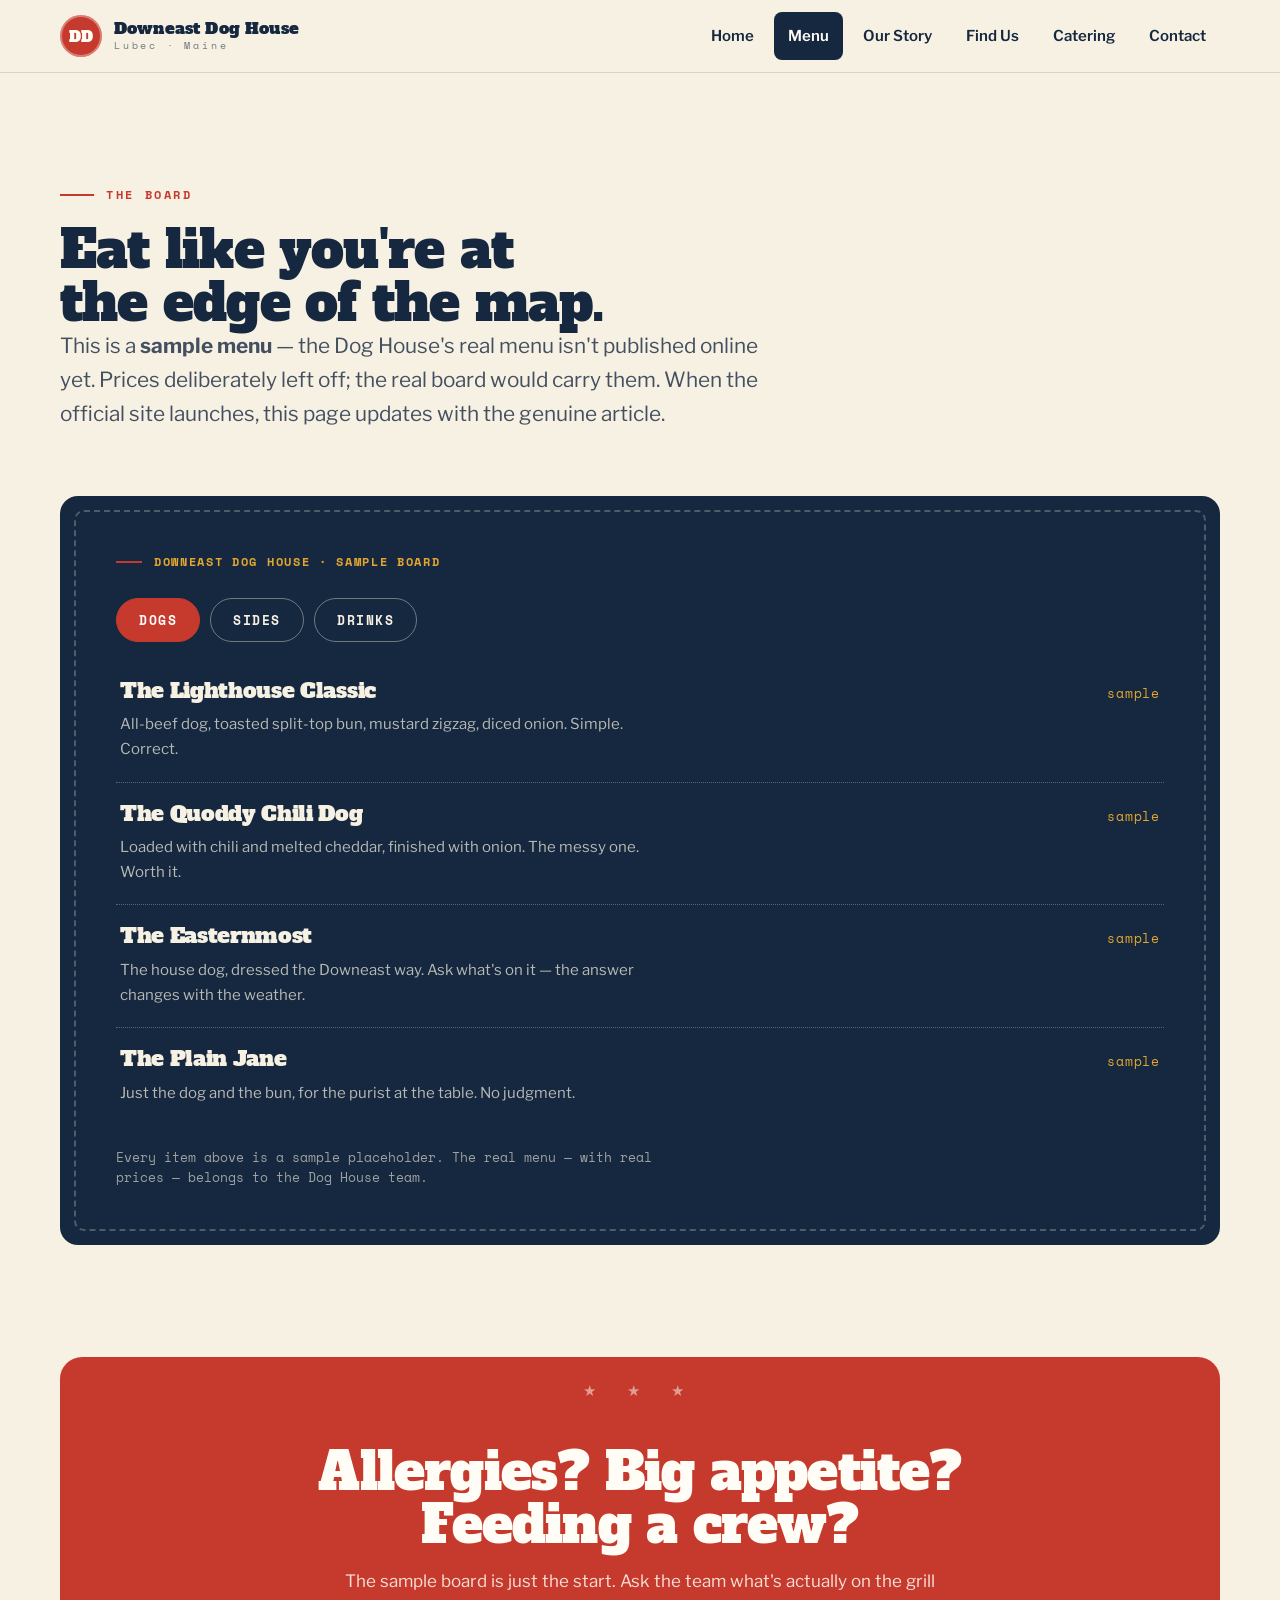
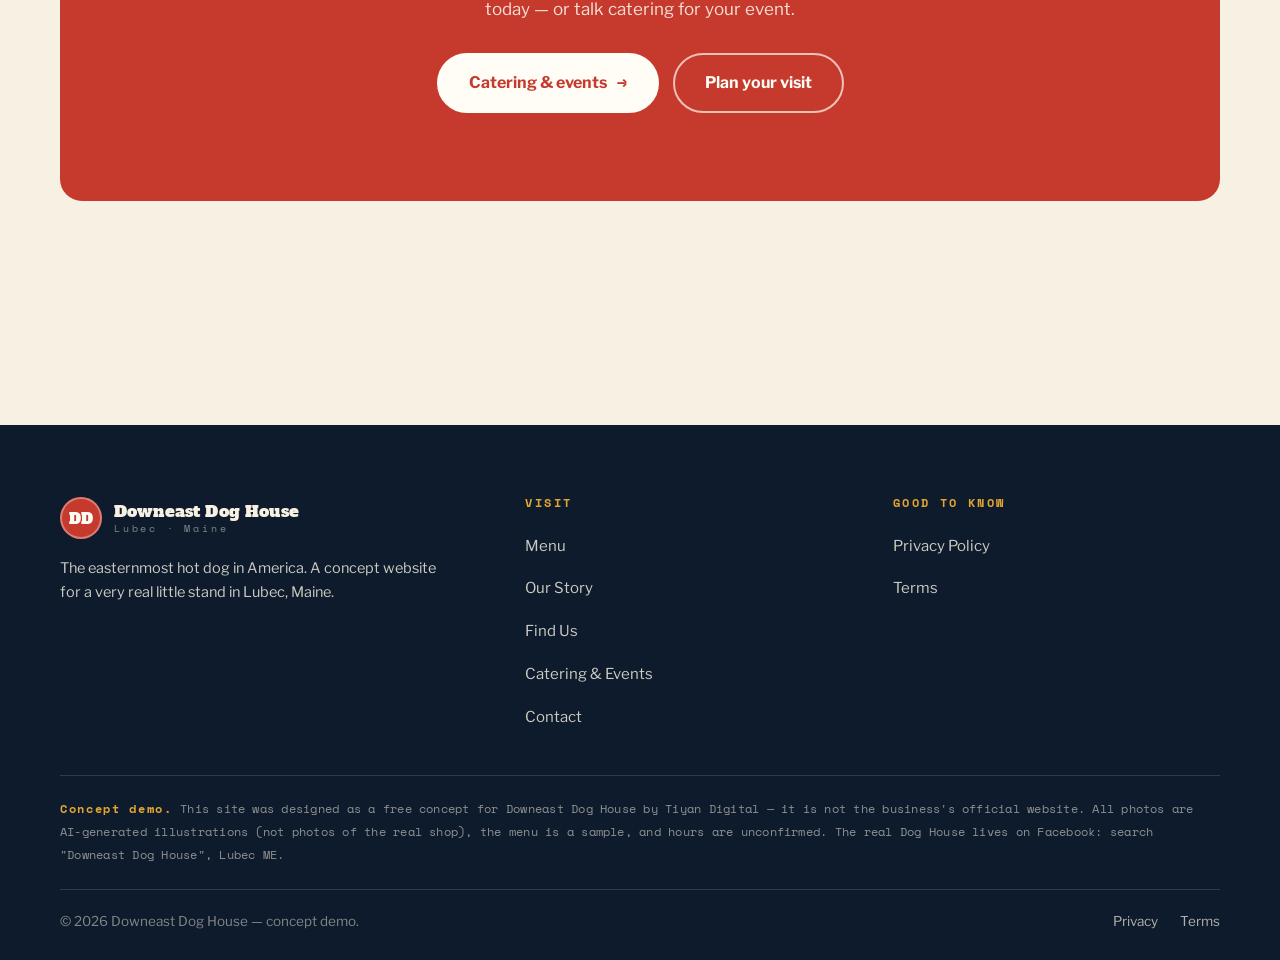
<file: menu.html>
<!DOCTYPE html>
<html lang="en">
<head>
<meta charset="utf-8">
<meta name="viewport" content="width=device-width, initial-scale=1">
<title>Sample Menu — Downeast Dog House | Lubec, Maine</title>
<meta name="description" content="A sample menu for Downeast Dog House in Lubec, Maine: classic and loaded hot dogs, sides, and drinks. The real menu is on their Facebook page.">
<meta property="og:title" content="Sample Menu — Downeast Dog House">
<meta property="og:description" content="Classic and loaded hot dogs, sides, and drinks — a sample of what the Dog House board could look like.">
<meta property="og:type" content="website">
<meta property="og:image" content="assets/dog-loaded.jpg">
<link rel="icon" href="data:image/svg+xml,%3Csvg xmlns='http://www.w3.org/2000/svg' viewBox='0 0 64 64'%3E%3Ccircle cx='32' cy='32' r='30' fill='%23C63A2D'/%3E%3Ctext x='32' y='42' font-family='Georgia,serif' font-weight='bold' font-size='26' fill='%23FFFDF6' text-anchor='middle'%3EDD%3C/text%3E%3C/svg%3E">
<link rel="preconnect" href="https://fonts.googleapis.com">
<link rel="preconnect" href="https://fonts.gstatic.com" crossorigin>
<link href="https://fonts.googleapis.com/css2?family=Alfa+Slab+One&family=Libre+Franklin:wght@400;500;600;700&family=Space+Mono:wght@400;700&display=swap" rel="stylesheet">
<link rel="stylesheet" href="style.css">
<script>document.documentElement.classList.add('js');</script>
</head>
<body>
<a class="skip-link" href="#main">Skip to content</a>

<header class="site-header">
  <div class="wrap header-inner">
    <a class="brand" href="index.html" aria-label="Downeast Dog House — home">
      <span class="brand-mark" aria-hidden="true">DD</span>
      <span class="brand-name">Downeast Dog House<small>Lubec · Maine</small></span>
    </a>
    <button class="nav-toggle" aria-expanded="false" aria-controls="site-nav" aria-label="Open menu">
      <svg width="22" height="22" viewBox="0 0 22 22" fill="none" stroke="currentColor" stroke-width="2" stroke-linecap="round" aria-hidden="true"><path d="M3 6h16M3 11h16M3 16h16"/></svg>
    </button>
    <nav class="site-nav" id="site-nav" aria-label="Primary">
      <ul>
        <li><a href="index.html">Home</a></li>
        <li><a href="menu.html" aria-current="page">Menu</a></li>
        <li><a href="story.html">Our Story</a></li>
        <li><a href="find-us.html">Find Us</a></li>
        <li><a href="catering.html">Catering</a></li>
        <li><a href="contact.html">Contact</a></li>
      </ul>
    </nav>
  </div>
</header>

<main id="main">

  <section class="section">
    <div class="wrap">
      <div class="section-head" data-reveal>
        <p class="eyebrow">The board</p>
        <h1 class="page-title">Eat like you're at the edge of the map.</h1>
        <p class="lede">This is a <strong>sample menu</strong> — the Dog House's real menu isn't published online yet. Prices deliberately left off; the real board would carry them. When the official site launches, this page updates with the genuine article.</p>
      </div>

      <div class="menu-board" data-reveal>
        <p class="eyebrow" style="color:var(--mustard); margin-bottom:0">Downeast Dog House · Sample board</p>
        <div class="menu-tabs" role="tablist" aria-label="Menu categories">
          <button class="menu-tab" role="tab" id="tab-dogs" aria-selected="true" aria-controls="panel-dogs">Dogs</button>
          <button class="menu-tab" role="tab" id="tab-sides" aria-selected="false" aria-controls="panel-sides" tabindex="-1">Sides</button>
          <button class="menu-tab" role="tab" id="tab-drinks" aria-selected="false" aria-controls="panel-drinks" tabindex="-1">Drinks</button>
        </div>

        <ul class="menu-list active" id="panel-dogs" role="tabpanel" aria-labelledby="tab-dogs">
          <li class="menu-item">
            <h3>The Lighthouse Classic</h3><span class="price">sample</span>
            <p class="desc">All-beef dog, toasted split-top bun, mustard zigzag, diced onion. Simple. Correct.</p>
          </li>
          <li class="menu-item">
            <h3>The Quoddy Chili Dog</h3><span class="price">sample</span>
            <p class="desc">Loaded with chili and melted cheddar, finished with onion. The messy one. Worth it.</p>
          </li>
          <li class="menu-item">
            <h3>The Easternmost</h3><span class="price">sample</span>
            <p class="desc">The house dog, dressed the Downeast way. Ask what's on it — the answer changes with the weather.</p>
          </li>
          <li class="menu-item">
            <h3>The Plain Jane</h3><span class="price">sample</span>
            <p class="desc">Just the dog and the bun, for the purist at the table. No judgment.</p>
          </li>
        </ul>

        <ul class="menu-list" id="panel-sides" role="tabpanel" aria-labelledby="tab-sides" hidden>
          <li class="menu-item">
            <h3>Sea-Salt Fries</h3><span class="price">sample</span>
            <p class="desc">Crispy, salted, gone in minutes. The correct co-pilot for any dog.</p>
          </li>
          <li class="menu-item">
            <h3>Onion Rings</h3><span class="price">sample</span>
            <p class="desc">Beer-battered, golden, built for sharing (or not).</p>
          </li>
          <li class="menu-item">
            <h3>Slaw Cup</h3><span class="price">sample</span>
            <p class="desc">Cool, crunchy, and the responsible choice next to a chili dog.</p>
          </li>
        </ul>

        <ul class="menu-list" id="panel-drinks" role="tabpanel" aria-labelledby="tab-drinks" hidden>
          <li class="menu-item">
            <h3>Fountain Sodas</h3><span class="price">sample</span>
            <p class="desc">The classics, ice-cold. A hot dog without a cold soda is just a sandwich.</p>
          </li>
          <li class="menu-item">
            <h3>Iced Tea</h3><span class="price">sample</span>
            <p class="desc">Fresh-brewed, unsweetened by default, lemon if you ask nice.</p>
          </li>
          <li class="menu-item">
            <h3>Lemonade</h3><span class="price">sample</span>
            <p class="desc">Tart, cold, and the official drink of standing in the sun.</p>
          </li>
        </ul>

        <p class="menu-foot">Every item above is a sample placeholder. The real menu — with real prices — belongs to the Dog House team.</p>
      </div>
    </div>
  </section>

  <section class="section" style="padding-top:0">
    <div class="wrap">
      <div class="final-cta" data-reveal>
        <h2>Allergies? Big appetite? Feeding a crew?</h2>
        <p>The sample board is just the start. Ask the team what's actually on the grill today — or talk catering for your event.</p>
        <div class="hero-cta" style="justify-content:center; margin-bottom:0">
          <a class="btn" href="catering.html">Catering &amp; events <span class="arrow" aria-hidden="true">→</span></a>
          <a class="btn btn-ghost" href="find-us.html">Plan your visit</a>
        </div>
      </div>
    </div>
  </section>

</main>

<footer class="site-footer">
  <div class="wrap">
    <div class="footer-top">
      <div class="footer-brand">
        <a class="brand" href="index.html" aria-label="Downeast Dog House — home">
          <span class="brand-mark" aria-hidden="true">DD</span>
          <span class="brand-name">Downeast Dog House<small>Lubec · Maine</small></span>
        </a>
        <p style="margin-top:18px">The easternmost hot dog in America. A concept website for a very real little stand in Lubec, Maine.</p>
      </div>
      <div class="footer-col">
        <h4>Visit</h4>
        <ul>
          <li><a href="menu.html">Menu</a></li>
          <li><a href="story.html">Our Story</a></li>
          <li><a href="find-us.html">Find Us</a></li>
          <li><a href="catering.html">Catering &amp; Events</a></li>
          <li><a href="contact.html">Contact</a></li>
        </ul>
      </div>
      <div class="footer-col">
        <h4>Good to know</h4>
        <ul>
          <li><a href="privacy.html">Privacy Policy</a></li>
          <li><a href="terms.html">Terms</a></li>
        </ul>
      </div>
    </div>
    <div class="demo-strip">
      <strong>Concept demo.</strong> This site was designed as a free concept for Downeast Dog House by Tiyan Digital — it is not the business's official website. All photos are AI-generated illustrations (not photos of the real shop), the menu is a sample, and hours are unconfirmed. The real Dog House lives on Facebook: search "Downeast Dog House", Lubec ME.
    </div>
    <div class="footer-legal">
      <span>© <span id="year">2026</span> Downeast Dog House — concept demo.</span>
      <nav aria-label="Legal"><a href="privacy.html">Privacy</a><a href="terms.html">Terms</a></nav>
    </div>
  </div>
</footer>

<script src="site.js"></script>
</body>
</html>
</file>
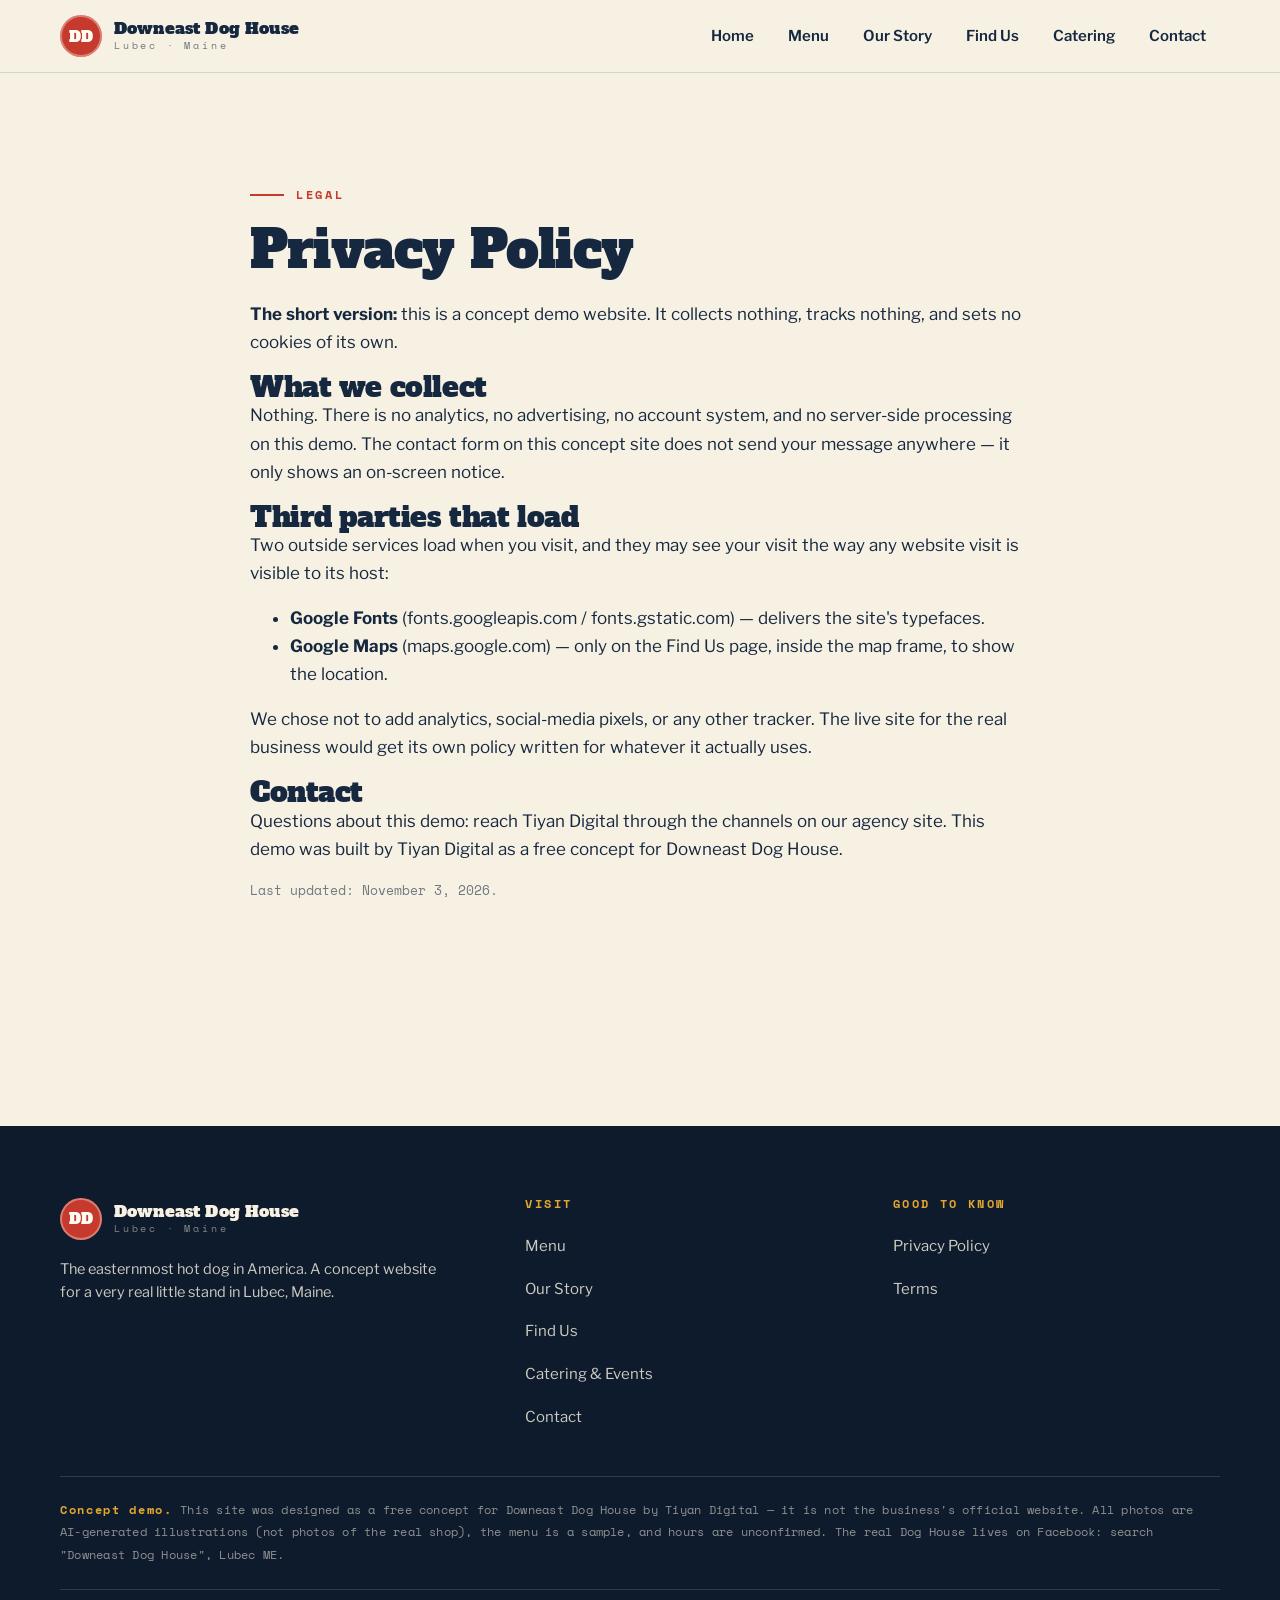
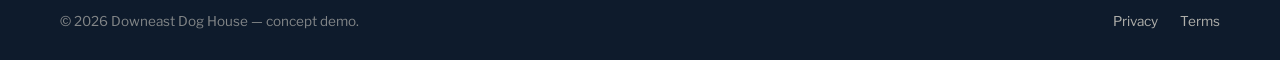
<file: privacy.html>
<!DOCTYPE html>
<html lang="en">
<head>
<meta charset="utf-8">
<meta name="viewport" content="width=device-width, initial-scale=1">
<title>Privacy Policy — Downeast Dog House</title>
<meta name="description" content="Privacy policy for the Downeast Dog House concept website: what little data this demo collects (none) and what third parties load.">
<meta name="robots" content="noindex">
<link rel="icon" href="data:image/svg+xml,%3Csvg xmlns='http://www.w3.org/2000/svg' viewBox='0 0 64 64'%3E%3Ccircle cx='32' cy='32' r='30' fill='%23C63A2D'/%3E%3Ctext x='32' y='42' font-family='Georgia,serif' font-weight='bold' font-size='26' fill='%23FFFDF6' text-anchor='middle'%3EDD%3C/text%3E%3C/svg%3E">
<link rel="preconnect" href="https://fonts.googleapis.com">
<link rel="preconnect" href="https://fonts.gstatic.com" crossorigin>
<link href="https://fonts.googleapis.com/css2?family=Alfa+Slab+One&family=Libre+Franklin:wght@400;500;600;700&family=Space+Mono:wght@400;700&display=swap" rel="stylesheet">
<link rel="stylesheet" href="style.css">
<script>document.documentElement.classList.add('js');</script>
</head>
<body>
<a class="skip-link" href="#main">Skip to content</a>

<header class="site-header">
  <div class="wrap header-inner">
    <a class="brand" href="index.html" aria-label="Downeast Dog House — home">
      <span class="brand-mark" aria-hidden="true">DD</span>
      <span class="brand-name">Downeast Dog House<small>Lubec · Maine</small></span>
    </a>
    <button class="nav-toggle" aria-expanded="false" aria-controls="site-nav" aria-label="Open menu">
      <svg width="22" height="22" viewBox="0 0 22 22" fill="none" stroke="currentColor" stroke-width="2" stroke-linecap="round" aria-hidden="true"><path d="M3 6h16M3 11h16M3 16h16"/></svg>
    </button>
    <nav class="site-nav" id="site-nav" aria-label="Primary">
      <ul>
        <li><a href="index.html">Home</a></li>
        <li><a href="menu.html">Menu</a></li>
        <li><a href="story.html">Our Story</a></li>
        <li><a href="find-us.html">Find Us</a></li>
        <li><a href="catering.html">Catering</a></li>
        <li><a href="contact.html">Contact</a></li>
      </ul>
    </nav>
  </div>
</header>

<main id="main">
  <section class="section">
    <div class="wrap-narrow">
      <p class="eyebrow" data-reveal>Legal</p>
      <h1 class="page-title" data-reveal style="margin-bottom:24px">Privacy Policy</h1>
      <div data-reveal>
        <p><strong>The short version:</strong> this is a concept demo website. It collects nothing, tracks nothing, and sets no cookies of its own.</p>
        <h3>What we collect</h3>
        <p>Nothing. There is no analytics, no advertising, no account system, and no server-side processing on this demo. The contact form on this concept site does not send your message anywhere — it only shows an on-screen notice.</p>
        <h3>Third parties that load</h3>
        <p>Two outside services load when you visit, and they may see your visit the way any website visit is visible to its host:</p>
        <ul>
          <li><strong>Google Fonts</strong> (fonts.googleapis.com / fonts.gstatic.com) — delivers the site's typefaces.</li>
          <li><strong>Google Maps</strong> (maps.google.com) — only on the Find Us page, inside the map frame, to show the location.</li>
        </ul>
        <p>We chose not to add analytics, social-media pixels, or any other tracker. The live site for the real business would get its own policy written for whatever it actually uses.</p>
        <h3>Contact</h3>
        <p>Questions about this demo: reach Tiyan Digital through the channels on our agency site. This demo was built by Tiyan Digital as a free concept for Downeast Dog House.</p>
        <p style="font-family:var(--font-mono); font-size:13px; color:var(--ink-60)">Last updated: November 3, 2026.</p>
      </div>
    </div>
  </section>
</main>

<footer class="site-footer">
  <div class="wrap">
    <div class="footer-top">
      <div class="footer-brand">
        <a class="brand" href="index.html" aria-label="Downeast Dog House — home">
          <span class="brand-mark" aria-hidden="true">DD</span>
          <span class="brand-name">Downeast Dog House<small>Lubec · Maine</small></span>
        </a>
        <p style="margin-top:18px">The easternmost hot dog in America. A concept website for a very real little stand in Lubec, Maine.</p>
      </div>
      <div class="footer-col">
        <h4>Visit</h4>
        <ul>
          <li><a href="menu.html">Menu</a></li>
          <li><a href="story.html">Our Story</a></li>
          <li><a href="find-us.html">Find Us</a></li>
          <li><a href="catering.html">Catering &amp; Events</a></li>
          <li><a href="contact.html">Contact</a></li>
        </ul>
      </div>
      <div class="footer-col">
        <h4>Good to know</h4>
        <ul>
          <li><a href="privacy.html">Privacy Policy</a></li>
          <li><a href="terms.html">Terms</a></li>
        </ul>
      </div>
    </div>
    <div class="demo-strip">
      <strong>Concept demo.</strong> This site was designed as a free concept for Downeast Dog House by Tiyan Digital — it is not the business's official website. All photos are AI-generated illustrations (not photos of the real shop), the menu is a sample, and hours are unconfirmed. The real Dog House lives on Facebook: search "Downeast Dog House", Lubec ME.
    </div>
    <div class="footer-legal">
      <span>© <span id="year">2026</span> Downeast Dog House — concept demo.</span>
      <nav aria-label="Legal"><a href="privacy.html">Privacy</a><a href="terms.html">Terms</a></nav>
    </div>
  </div>
</footer>

<script src="site.js"></script>
</body>
</html>
</file>
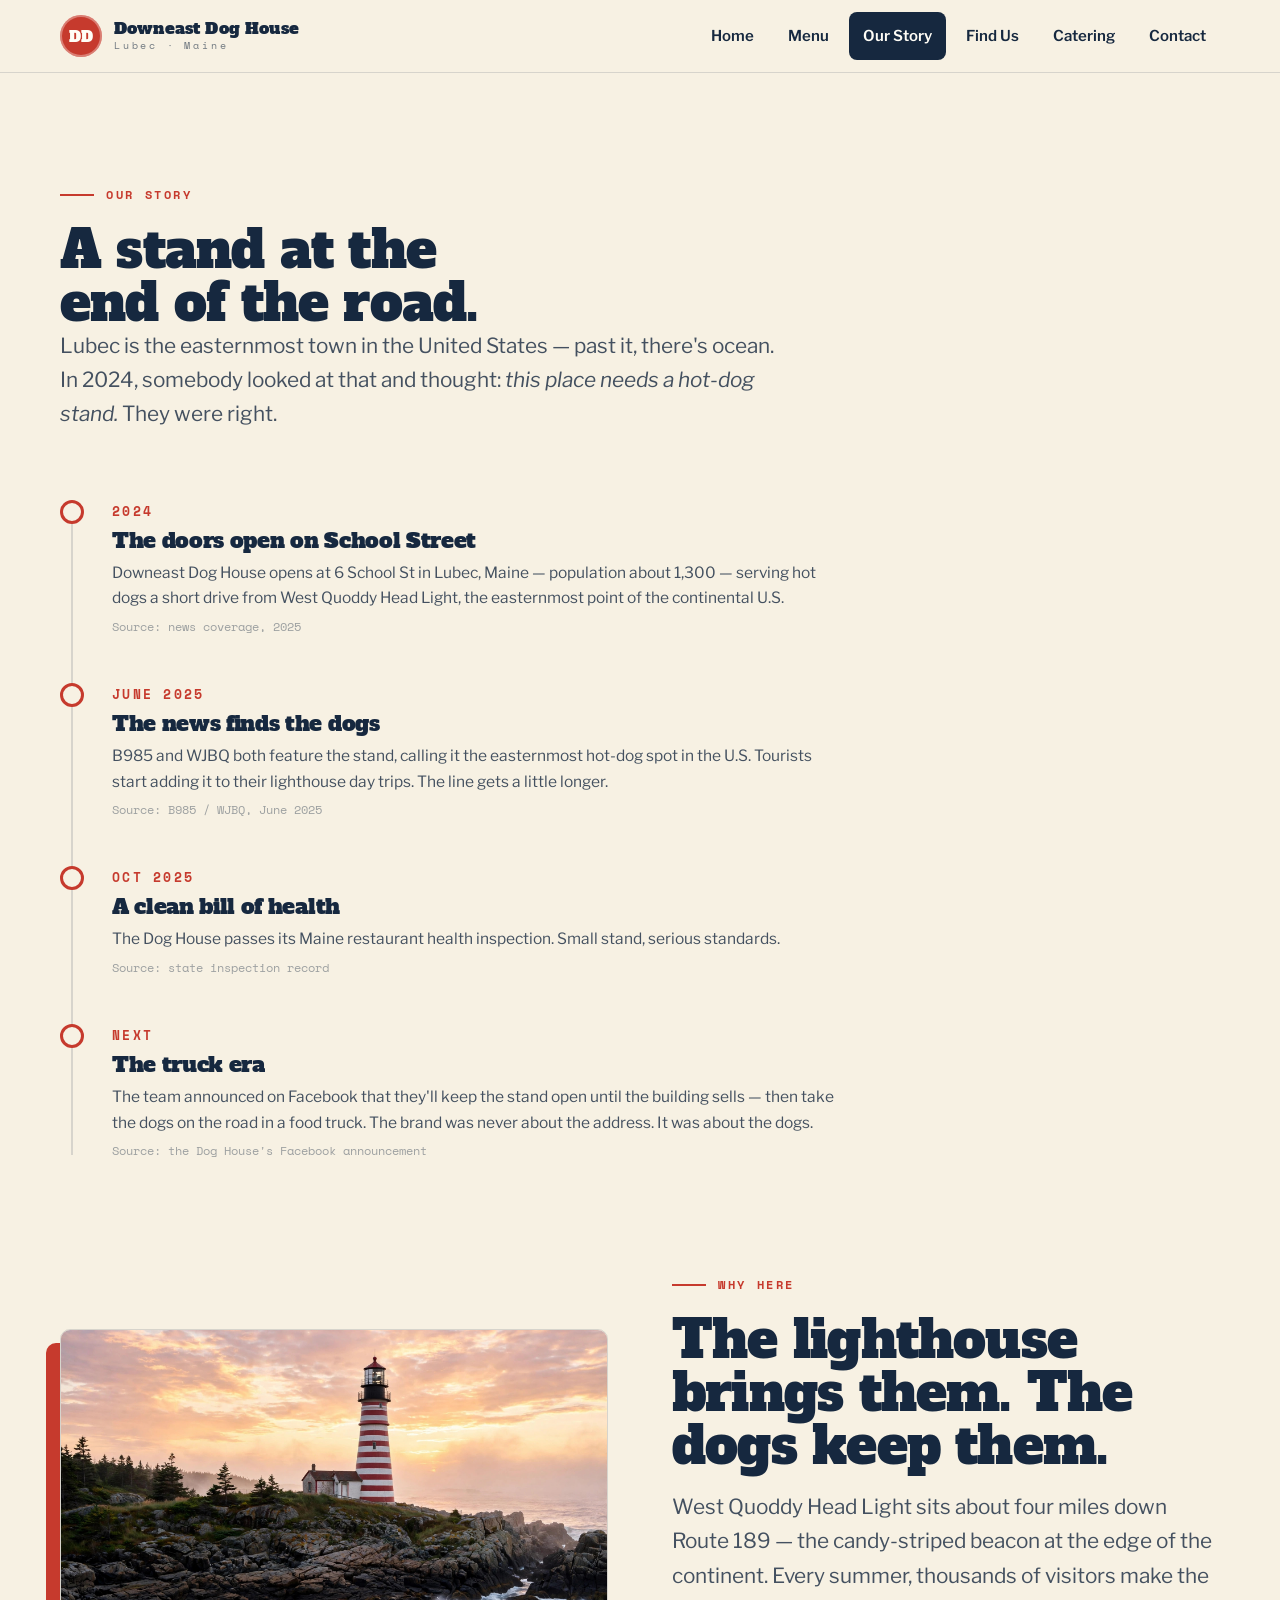
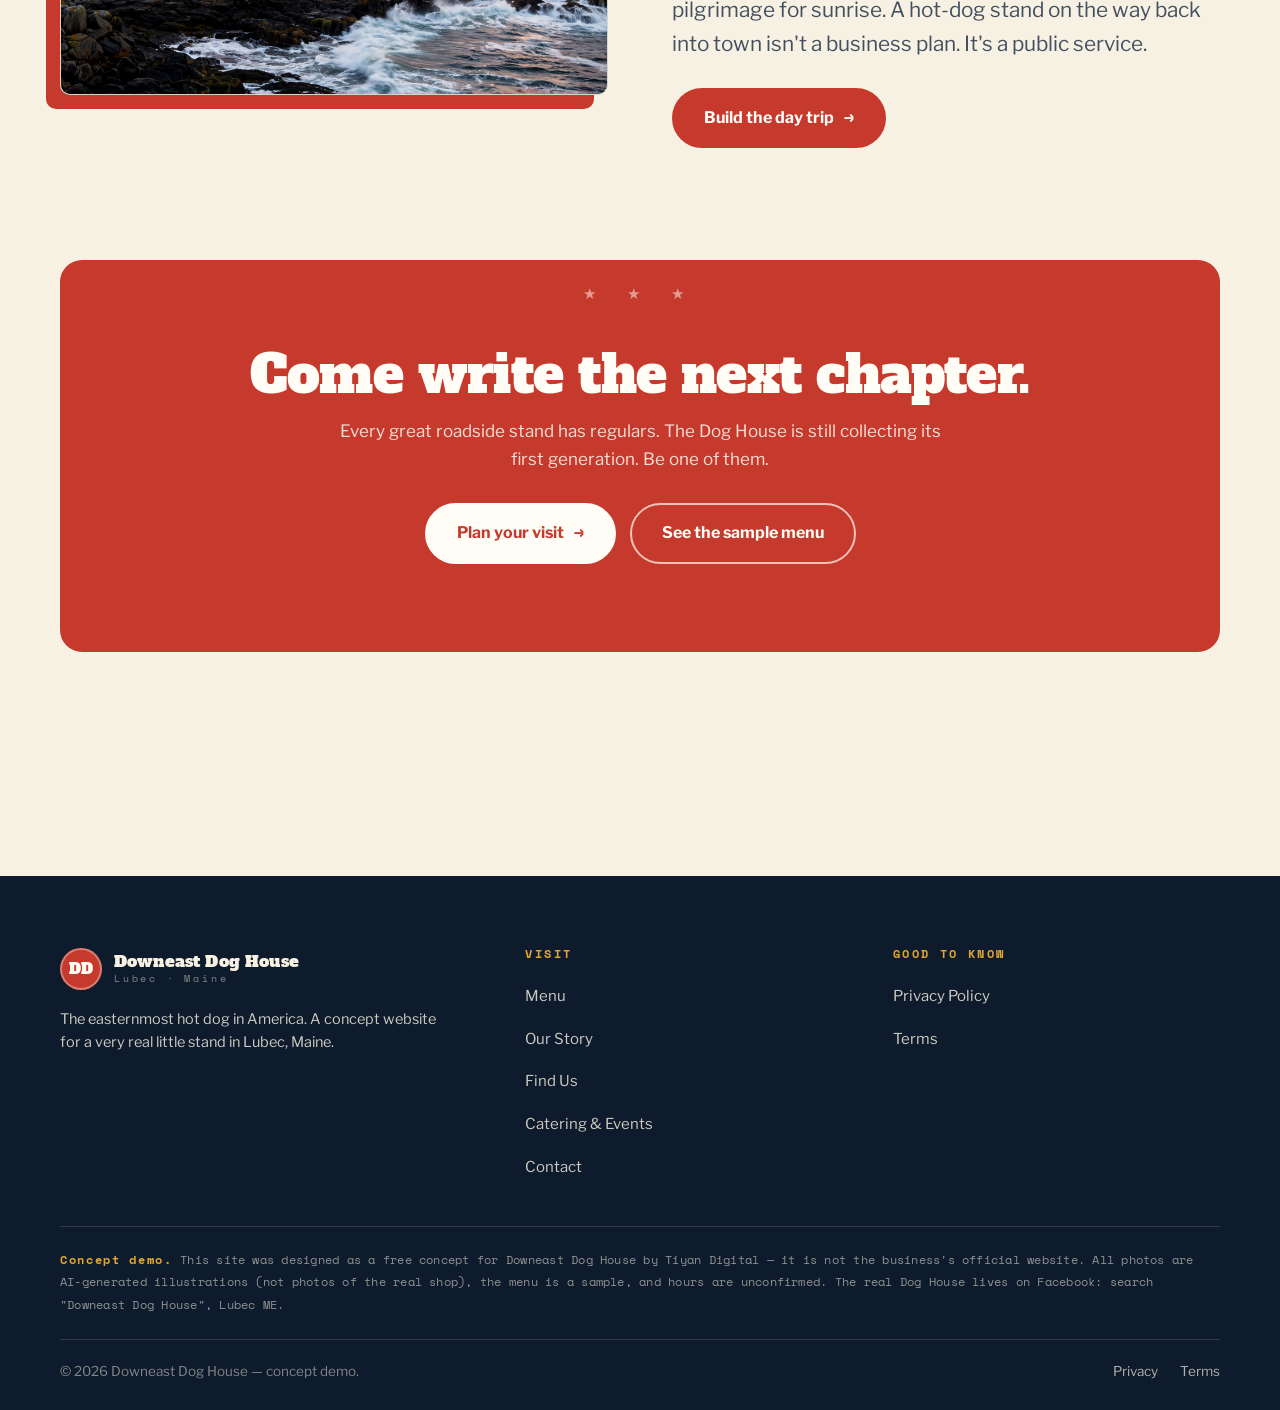
<file: story.html>
<!DOCTYPE html>
<html lang="en">
<head>
<meta charset="utf-8">
<meta name="viewport" content="width=device-width, initial-scale=1">
<title>Our Story — Downeast Dog House | Lubec, Maine</title>
<meta name="description" content="The story of Downeast Dog House: opened 2024 in Lubec, Maine, covered by B985 and WJBQ in 2025 as the easternmost hot-dog spot in the U.S. — and now rolling toward a food truck.">
<meta property="og:title" content="Our Story — Downeast Dog House">
<meta property="og:description" content="Opened 2024 in Lubec, Maine. Covered by B985 and WJBQ in 2025. Now rolling toward a food truck.">
<meta property="og:type" content="website">
<meta property="og:image" content="assets/truck.jpg">
<link rel="icon" href="data:image/svg+xml,%3Csvg xmlns='http://www.w3.org/2000/svg' viewBox='0 0 64 64'%3E%3Ccircle cx='32' cy='32' r='30' fill='%23C63A2D'/%3E%3Ctext x='32' y='42' font-family='Georgia,serif' font-weight='bold' font-size='26' fill='%23FFFDF6' text-anchor='middle'%3EDD%3C/text%3E%3C/svg%3E">
<link rel="preconnect" href="https://fonts.googleapis.com">
<link rel="preconnect" href="https://fonts.gstatic.com" crossorigin>
<link href="https://fonts.googleapis.com/css2?family=Alfa+Slab+One&family=Libre+Franklin:wght@400;500;600;700&family=Space+Mono:wght@400;700&display=swap" rel="stylesheet">
<link rel="stylesheet" href="style.css">
<script>document.documentElement.classList.add('js');</script>
</head>
<body>
<a class="skip-link" href="#main">Skip to content</a>

<header class="site-header">
  <div class="wrap header-inner">
    <a class="brand" href="index.html" aria-label="Downeast Dog House — home">
      <span class="brand-mark" aria-hidden="true">DD</span>
      <span class="brand-name">Downeast Dog House<small>Lubec · Maine</small></span>
    </a>
    <button class="nav-toggle" aria-expanded="false" aria-controls="site-nav" aria-label="Open menu">
      <svg width="22" height="22" viewBox="0 0 22 22" fill="none" stroke="currentColor" stroke-width="2" stroke-linecap="round" aria-hidden="true"><path d="M3 6h16M3 11h16M3 16h16"/></svg>
    </button>
    <nav class="site-nav" id="site-nav" aria-label="Primary">
      <ul>
        <li><a href="index.html">Home</a></li>
        <li><a href="menu.html">Menu</a></li>
        <li><a href="story.html" aria-current="page">Our Story</a></li>
        <li><a href="find-us.html">Find Us</a></li>
        <li><a href="catering.html">Catering</a></li>
        <li><a href="contact.html">Contact</a></li>
      </ul>
    </nav>
  </div>
</header>

<main id="main">

  <section class="section">
    <div class="wrap">
      <div class="section-head" data-reveal>
        <p class="eyebrow">Our story</p>
        <h1 class="page-title">A stand at the end of the road.</h1>
        <p class="lede">Lubec is the easternmost town in the United States — past it, there's ocean. In 2024, somebody looked at that and thought: <em>this place needs a hot-dog stand.</em> They were right.</p>
      </div>

      <div class="wrap-narrow" style="margin-inline:0" data-reveal>
        <ol class="timeline">
          <li>
            <span class="dot" aria-hidden="true"></span>
            <span class="yr">2024</span>
            <h3>The doors open on School Street</h3>
            <p>Downeast Dog House opens at 6 School St in Lubec, Maine — population about 1,300 — serving hot dogs a short drive from West Quoddy Head Light, the easternmost point of the continental U.S.</p>
            <span class="src">Source: news coverage, 2025</span>
          </li>
          <li>
            <span class="dot" aria-hidden="true"></span>
            <span class="yr">June 2025</span>
            <h3>The news finds the dogs</h3>
            <p>B985 and WJBQ both feature the stand, calling it the easternmost hot-dog spot in the U.S. Tourists start adding it to their lighthouse day trips. The line gets a little longer.</p>
            <span class="src">Source: B985 / WJBQ, June 2025</span>
          </li>
          <li>
            <span class="dot" aria-hidden="true"></span>
            <span class="yr">Oct 2025</span>
            <h3>A clean bill of health</h3>
            <p>The Dog House passes its Maine restaurant health inspection. Small stand, serious standards.</p>
            <span class="src">Source: state inspection record</span>
          </li>
          <li>
            <span class="dot" aria-hidden="true"></span>
            <span class="yr">Next</span>
            <h3>The truck era</h3>
            <p>The team announced on Facebook that they'll keep the stand open until the building sells — then take the dogs on the road in a food truck. The brand was never about the address. It was about the dogs.</p>
            <span class="src">Source: the Dog House's Facebook announcement</span>
          </li>
        </ol>
      </div>
    </div>
  </section>

  <section class="section" style="padding-top:0">
    <div class="wrap split">
      <div data-reveal>
        <img src="assets/lighthouse.jpg" alt="West Quoddy Head lighthouse on a rocky headland at sunrise" loading="lazy">
      </div>
      <div class="split-copy" data-reveal style="--d:.15s">
        <p class="eyebrow">Why here</p>
        <h2>The lighthouse brings them. The dogs keep them.</h2>
        <p class="lede">West Quoddy Head Light sits about four miles down Route 189 — the candy-striped beacon at the edge of the continent. Every summer, thousands of visitors make the pilgrimage for sunrise. A hot-dog stand on the way back into town isn't a business plan. It's a public service.</p>
        <div class="btn-row">
          <a class="btn" href="find-us.html#day-trip">Build the day trip <span class="arrow" aria-hidden="true">→</span></a>
        </div>
      </div>
    </div>
  </section>

  <section class="section" style="padding-top:0">
    <div class="wrap">
      <div class="final-cta" data-reveal>
        <h2>Come write the next chapter.</h2>
        <p>Every great roadside stand has regulars. The Dog House is still collecting its first generation. Be one of them.</p>
        <div class="hero-cta" style="justify-content:center; margin-bottom:0">
          <a class="btn" href="find-us.html">Plan your visit <span class="arrow" aria-hidden="true">→</span></a>
          <a class="btn btn-ghost" href="menu.html">See the sample menu</a>
        </div>
      </div>
    </div>
  </section>

</main>

<footer class="site-footer">
  <div class="wrap">
    <div class="footer-top">
      <div class="footer-brand">
        <a class="brand" href="index.html" aria-label="Downeast Dog House — home">
          <span class="brand-mark" aria-hidden="true">DD</span>
          <span class="brand-name">Downeast Dog House<small>Lubec · Maine</small></span>
        </a>
        <p style="margin-top:18px">The easternmost hot dog in America. A concept website for a very real little stand in Lubec, Maine.</p>
      </div>
      <div class="footer-col">
        <h4>Visit</h4>
        <ul>
          <li><a href="menu.html">Menu</a></li>
          <li><a href="story.html">Our Story</a></li>
          <li><a href="find-us.html">Find Us</a></li>
          <li><a href="catering.html">Catering &amp; Events</a></li>
          <li><a href="contact.html">Contact</a></li>
        </ul>
      </div>
      <div class="footer-col">
        <h4>Good to know</h4>
        <ul>
          <li><a href="privacy.html">Privacy Policy</a></li>
          <li><a href="terms.html">Terms</a></li>
        </ul>
      </div>
    </div>
    <div class="demo-strip">
      <strong>Concept demo.</strong> This site was designed as a free concept for Downeast Dog House by Tiyan Digital — it is not the business's official website. All photos are AI-generated illustrations (not photos of the real shop), the menu is a sample, and hours are unconfirmed. The real Dog House lives on Facebook: search "Downeast Dog House", Lubec ME.
    </div>
    <div class="footer-legal">
      <span>© <span id="year">2026</span> Downeast Dog House — concept demo.</span>
      <nav aria-label="Legal"><a href="privacy.html">Privacy</a><a href="terms.html">Terms</a></nav>
    </div>
  </div>
</footer>

<script src="site.js"></script>
</body>
</html>
</file>
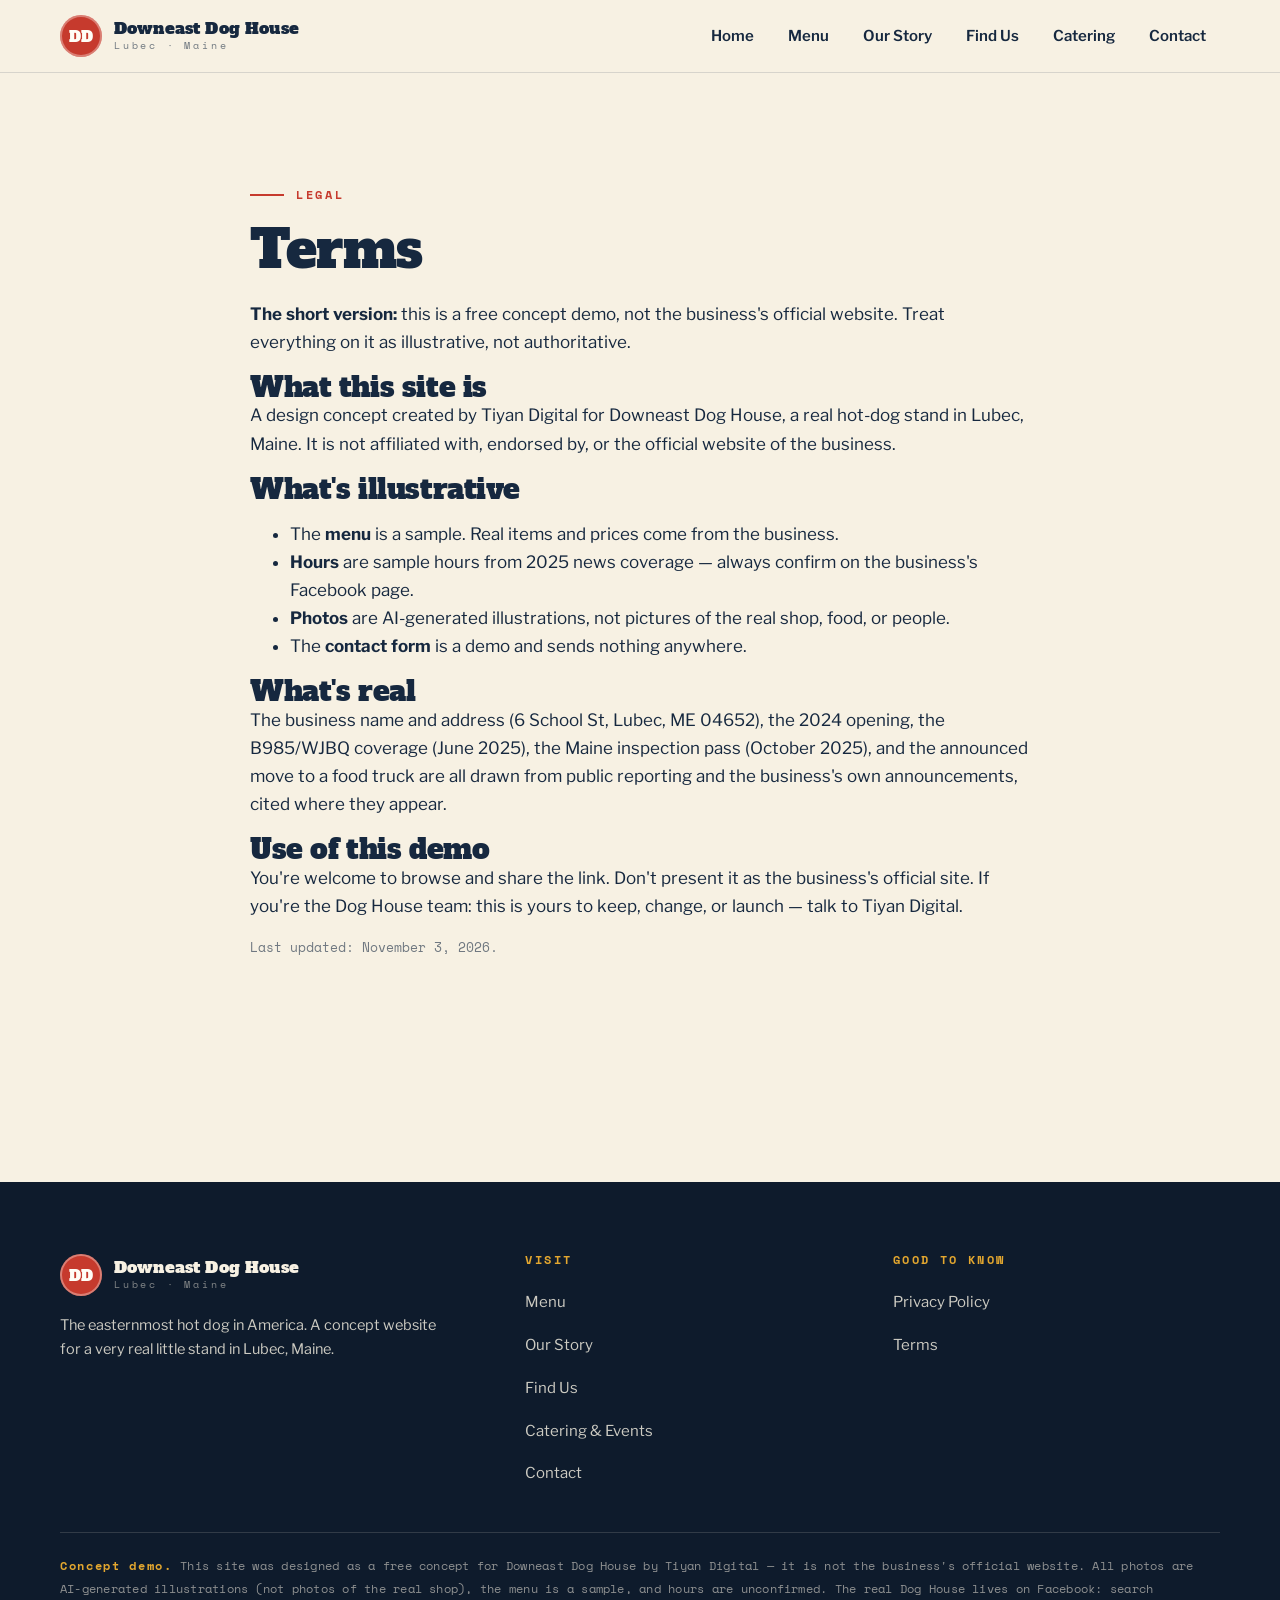
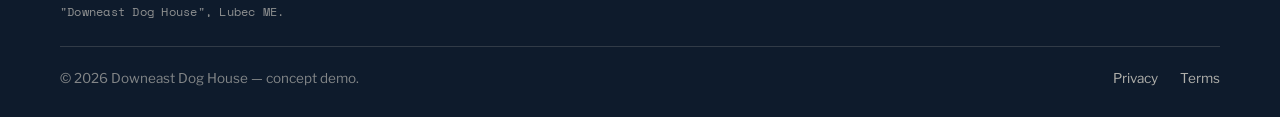
<file: terms.html>
<!DOCTYPE html>
<html lang="en">
<head>
<meta charset="utf-8">
<meta name="viewport" content="width=device-width, initial-scale=1">
<title>Terms — Downeast Dog House</title>
<meta name="description" content="Terms for the Downeast Dog House concept demo website.">
<meta name="robots" content="noindex">
<link rel="icon" href="data:image/svg+xml,%3Csvg xmlns='http://www.w3.org/2000/svg' viewBox='0 0 64 64'%3E%3Ccircle cx='32' cy='32' r='30' fill='%23C63A2D'/%3E%3Ctext x='32' y='42' font-family='Georgia,serif' font-weight='bold' font-size='26' fill='%23FFFDF6' text-anchor='middle'%3EDD%3C/text%3E%3C/svg%3E">
<link rel="preconnect" href="https://fonts.googleapis.com">
<link rel="preconnect" href="https://fonts.gstatic.com" crossorigin>
<link href="https://fonts.googleapis.com/css2?family=Alfa+Slab+One&family=Libre+Franklin:wght@400;500;600;700&family=Space+Mono:wght@400;700&display=swap" rel="stylesheet">
<link rel="stylesheet" href="style.css">
<script>document.documentElement.classList.add('js');</script>
</head>
<body>
<a class="skip-link" href="#main">Skip to content</a>

<header class="site-header">
  <div class="wrap header-inner">
    <a class="brand" href="index.html" aria-label="Downeast Dog House — home">
      <span class="brand-mark" aria-hidden="true">DD</span>
      <span class="brand-name">Downeast Dog House<small>Lubec · Maine</small></span>
    </a>
    <button class="nav-toggle" aria-expanded="false" aria-controls="site-nav" aria-label="Open menu">
      <svg width="22" height="22" viewBox="0 0 22 22" fill="none" stroke="currentColor" stroke-width="2" stroke-linecap="round" aria-hidden="true"><path d="M3 6h16M3 11h16M3 16h16"/></svg>
    </button>
    <nav class="site-nav" id="site-nav" aria-label="Primary">
      <ul>
        <li><a href="index.html">Home</a></li>
        <li><a href="menu.html">Menu</a></li>
        <li><a href="story.html">Our Story</a></li>
        <li><a href="find-us.html">Find Us</a></li>
        <li><a href="catering.html">Catering</a></li>
        <li><a href="contact.html">Contact</a></li>
      </ul>
    </nav>
  </div>
</header>

<main id="main">
  <section class="section">
    <div class="wrap-narrow">
      <p class="eyebrow" data-reveal>Legal</p>
      <h1 class="page-title" data-reveal style="margin-bottom:24px">Terms</h1>
      <div data-reveal>
        <p><strong>The short version:</strong> this is a free concept demo, not the business's official website. Treat everything on it as illustrative, not authoritative.</p>
        <h3>What this site is</h3>
        <p>A design concept created by Tiyan Digital for Downeast Dog House, a real hot-dog stand in Lubec, Maine. It is not affiliated with, endorsed by, or the official website of the business.</p>
        <h3>What's illustrative</h3>
        <ul>
          <li>The <strong>menu</strong> is a sample. Real items and prices come from the business.</li>
          <li><strong>Hours</strong> are sample hours from 2025 news coverage — always confirm on the business's Facebook page.</li>
          <li><strong>Photos</strong> are AI-generated illustrations, not pictures of the real shop, food, or people.</li>
          <li>The <strong>contact form</strong> is a demo and sends nothing anywhere.</li>
        </ul>
        <h3>What's real</h3>
        <p>The business name and address (6 School St, Lubec, ME 04652), the 2024 opening, the B985/WJBQ coverage (June 2025), the Maine inspection pass (October 2025), and the announced move to a food truck are all drawn from public reporting and the business's own announcements, cited where they appear.</p>
        <h3>Use of this demo</h3>
        <p>You're welcome to browse and share the link. Don't present it as the business's official site. If you're the Dog House team: this is yours to keep, change, or launch — talk to Tiyan Digital.</p>
        <p style="font-family:var(--font-mono); font-size:13px; color:var(--ink-60)">Last updated: November 3, 2026.</p>
      </div>
    </div>
  </section>
</main>

<footer class="site-footer">
  <div class="wrap">
    <div class="footer-top">
      <div class="footer-brand">
        <a class="brand" href="index.html" aria-label="Downeast Dog House — home">
          <span class="brand-mark" aria-hidden="true">DD</span>
          <span class="brand-name">Downeast Dog House<small>Lubec · Maine</small></span>
        </a>
        <p style="margin-top:18px">The easternmost hot dog in America. A concept website for a very real little stand in Lubec, Maine.</p>
      </div>
      <div class="footer-col">
        <h4>Visit</h4>
        <ul>
          <li><a href="menu.html">Menu</a></li>
          <li><a href="story.html">Our Story</a></li>
          <li><a href="find-us.html">Find Us</a></li>
          <li><a href="catering.html">Catering &amp; Events</a></li>
          <li><a href="contact.html">Contact</a></li>
        </ul>
      </div>
      <div class="footer-col">
        <h4>Good to know</h4>
        <ul>
          <li><a href="privacy.html">Privacy Policy</a></li>
          <li><a href="terms.html">Terms</a></li>
        </ul>
      </div>
    </div>
    <div class="demo-strip">
      <strong>Concept demo.</strong> This site was designed as a free concept for Downeast Dog House by Tiyan Digital — it is not the business's official website. All photos are AI-generated illustrations (not photos of the real shop), the menu is a sample, and hours are unconfirmed. The real Dog House lives on Facebook: search "Downeast Dog House", Lubec ME.
    </div>
    <div class="footer-legal">
      <span>© <span id="year">2026</span> Downeast Dog House — concept demo.</span>
      <nav aria-label="Legal"><a href="privacy.html">Privacy</a><a href="terms.html">Terms</a></nav>
    </div>
  </div>
</footer>

<script src="site.js"></script>
</body>
</html>
</file>
<file: style.css>
/* ============================================================
   DOWNEAST DOG HOUSE — design system
   Tokens: cream paper / Atlantic navy ink / sign-red (the ONE
   voltage) / mustard accent. Alfa Slab One display, Libre
   Franklin body, Space Mono labels. Radius 10px, pills for CTAs.
   First rule sets the page background (no white flash, §18).
   ============================================================ */
html { background: #F7F1E3; }

:root {
  --canvas: #F7F1E3;
  --surface: #FFFDF6;
  --ink: #16283F;
  --ink-80: rgba(22, 40, 63, .8);
  --ink-60: rgba(22, 40, 63, .6);
  --ink-40: rgba(22, 40, 63, .4);
  --line: rgba(22, 40, 63, .14);
  --red: #C63A2D;          /* the one voltage — all CTA work */
  --red-deep: #A52D23;
  --mustard: #E3A72F;      /* accent, used sparingly */
  --navy-deep: #0E1B2C;    /* footer field */
  --radius: 10px;
  --font-display: "Alfa Slab One", "Georgia", serif;
  --font-body: "Libre Franklin", "Helvetica Neue", Arial, sans-serif;
  --font-mono: "Space Mono", "Courier New", monospace;
  --ease-out: cubic-bezier(0.16, 1, 0.3, 1);
  --ease-state: cubic-bezier(0.4, 0, 0.2, 1);
  --wrap: 1160px;
}

*, *::before, *::after { box-sizing: border-box; }

body {
  margin: 0;
  background: var(--canvas);
  color: var(--ink);
  font-family: var(--font-body);
  font-size: 17px;
  line-height: 1.65;
  -webkit-font-smoothing: antialiased;
  overflow-x: clip;
}

::selection { background: var(--red); color: #FFFDF6; }

img { max-width: 100%; height: auto; display: block; }

h1, h2, h3, h4 {
  font-family: var(--font-display);
  font-weight: 400;
  line-height: 1.02;
  letter-spacing: -0.015em;
  margin: 0;
  text-wrap: balance;
}
h2 { font-size: clamp(2rem, 4.5vw, 3.25rem); }
h1.page-title { font-size: clamp(2rem, 4.5vw, 3.25rem); }
h3 { font-size: clamp(1.35rem, 2.6vw, 1.75rem); }

p { margin: 0 0 1em; max-width: 68ch; }
p:last-child { margin-bottom: 0; }

a { color: var(--red); text-decoration-thickness: 1px; text-underline-offset: 3px; }
a:hover { color: var(--red-deep); }

:focus-visible {
  outline: 3px solid var(--mustard);
  outline-offset: 3px;
  border-radius: 4px;
}

.skip-link {
  position: absolute; left: 16px; top: -60px; z-index: 200;
  background: var(--ink); color: #FFFDF6; padding: 10px 16px;
  border-radius: 8px; font-family: var(--font-mono); font-size: 13px;
  transition: top .2s var(--ease-state);
}
.skip-link:focus { top: 12px; }

.wrap { width: min(var(--wrap), 100% - 40px); margin-inline: auto; }
.wrap-narrow { width: min(780px, 100% - 40px); margin-inline: auto; }

/* Eyebrow labels: 11-12px mono, uppercase, wide tracking */
.eyebrow {
  font-family: var(--font-mono); font-size: 12px; font-weight: 700;
  letter-spacing: .22em; text-transform: uppercase; color: var(--red);
  margin: 0 0 18px; display: flex; align-items: center; gap: 12px;
}
.eyebrow::before { content: ""; width: 34px; height: 2px; background: var(--red); flex: none; }

.lede { font-size: clamp(1.05rem, 2vw, 1.3rem); color: var(--ink-80); max-width: 56ch; }

/* Sections: 96-128px desktop, 56-72 mobile (§2) */
.section { padding: clamp(64px, 9vw, 112px) 0; }
.section-head { margin-bottom: clamp(36px, 5vw, 64px); max-width: 720px; }
.section-head h2 { margin: 0 0 16px; }

/* ============ HEADER ============ */
.site-header {
  position: sticky; top: 0; z-index: 100;
  background: rgba(247, 241, 227, .94);
  backdrop-filter: blur(10px); -webkit-backdrop-filter: blur(10px);
  border-bottom: 1px solid var(--line);
}
.header-inner {
  display: flex; align-items: center; justify-content: space-between;
  gap: 16px; min-height: 72px; padding-block: 10px;
}
.brand {
  display: flex; align-items: center; gap: 12px;
  text-decoration: none; color: var(--ink);
}
.brand-mark {
  width: 42px; height: 42px; flex: none; border-radius: 50%;
  background: var(--red); color: #FFFDF6;
  display: grid; place-items: center;
  font-family: var(--font-display); font-size: 15px; line-height: 1;
  box-shadow: inset 0 0 0 2px rgba(255,253,246,.35);
}
.brand-name {
  font-family: var(--font-display); font-size: 1.02rem; line-height: 1.05;
  letter-spacing: .01em;
}
.brand-name small {
  display: block; font-family: var(--font-mono); font-weight: 400;
  font-size: 10px; letter-spacing: .28em; color: var(--ink-60); margin-top: 4px;
}
.site-nav ul {
  display: flex; align-items: center; gap: 6px;
  list-style: none; margin: 0; padding: 0;
}
.site-nav a {
  color: var(--ink); text-decoration: none; font-weight: 600; font-size: 15px;
  padding: 12px 14px; border-radius: 8px; min-height: 44px;
  display: inline-flex; align-items: center;
}
.site-nav a:hover { background: rgba(22,40,63,.06); color: var(--ink); }
.site-nav a[aria-current="page"] {
  background: var(--ink); color: #FFFDF6;
}
.nav-toggle { display: none; }

/* ============ BUTTONS (red does ALL CTA work) ============ */
.btn {
  display: inline-flex; align-items: center; justify-content: center; gap: 10px;
  background: var(--red); color: #FFFDF6; border: 2px solid var(--red);
  border-radius: 999px; padding: 15px 30px; min-height: 52px;
  font-family: var(--font-body); font-weight: 700; font-size: 16px;
  text-decoration: none; cursor: pointer;
  transition: transform .18s var(--ease-state), background .18s var(--ease-state), box-shadow .18s var(--ease-state);
}
.btn:hover { background: var(--red-deep); border-color: var(--red-deep); color: #FFFDF6; transform: translateY(-2px); box-shadow: 0 10px 24px rgba(198,58,45,.28); }
.btn:active { transform: scale(.97); }
.btn-ghost {
  background: transparent; color: var(--ink); border: 2px solid var(--ink);
}
.btn-ghost:hover { background: var(--ink); color: #FFFDF6; border-color: var(--ink); box-shadow: none; }
.btn-small { padding: 10px 20px; min-height: 44px; font-size: 14.5px; }
.btn .arrow { font-family: var(--font-mono); }

/* ============ HERO ============ */
.hero { padding: clamp(48px, 7vw, 96px) 0 clamp(56px, 7vw, 96px); position: relative; overflow: clip; }
.hero-grid {
  display: grid; grid-template-columns: 1.05fr .95fr; gap: clamp(32px, 5vw, 72px);
  align-items: center;
}
.hero h1 {
  font-size: clamp(3rem, 8vw, 5.9rem);
  letter-spacing: -0.03em;
  margin: 0 0 22px;
}
.hero h1 .alt { color: var(--red); }
.hero .lede { margin-bottom: 34px; }
.hero-cta { display: flex; flex-wrap: wrap; gap: 14px; margin-bottom: 30px; }
.hero-note {
  font-family: var(--font-mono); font-size: 12.5px; color: var(--ink-60);
  letter-spacing: .04em; display: flex; gap: 10px; align-items: flex-start;
}
.hero-note svg { flex: none; margin-top: 2px; }

.hero-media { position: relative; }
.hero-photo {
  border-radius: var(--radius);
  border: 1px solid var(--line);
  box-shadow: 14px 14px 0 var(--mustard);
  aspect-ratio: 4 / 4.6; object-fit: cover; width: 100%;
}
/* ghost word behind the cut-out (§18 layering) */
.hero-ghost {
  position: absolute; top: -72px; right: 0; z-index: 2;
  font-family: var(--font-display); font-size: clamp(4rem, 10vw, 7.5rem);
  color: rgba(22, 40, 63, .05); -webkit-text-stroke: 1.5px rgba(22, 40, 63, .3);
  letter-spacing: -0.02em; user-select: none; pointer-events: none;
  white-space: nowrap;
}
.hero-ticket {
  position: absolute; left: -18px; bottom: 34px;
  background: var(--surface); border: 1px solid var(--line); border-radius: var(--radius);
  padding: 14px 18px; box-shadow: 0 12px 30px rgba(22,40,63,.14);
  font-family: var(--font-mono); font-size: 12.5px; line-height: 1.7; max-width: 250px;
}
.hero-ticket strong { display: block; font-size: 13px; letter-spacing: .08em; color: var(--red); margin-bottom: 4px; }
/* rotating concept-demo stamp */
.stamp {
  position: absolute; top: -26px; left: -26px; width: 104px; height: 104px;
  animation: spin 22s linear infinite;
}
.stamp .disc {
  width: 104px; height: 104px; border-radius: 50%;
  background: var(--ink); color: var(--canvas);
  display: grid; place-items: center; text-align: center;
  font-family: var(--font-mono); font-size: 10px; letter-spacing: .18em; line-height: 1.8;
  border: 2px dashed rgba(247,241,227,.6);
}
@keyframes spin { to { transform: rotate(360deg); } }

/* ============ MARQUEE (linear only, §18) ============ */
.marquee-clip { overflow: clip; padding: 16px 0 6px; }
.marquee {
  background: var(--ink); color: var(--canvas);
  overflow: hidden; border-block: 1px solid var(--ink);
  padding: 16px 0; transform: rotate(-1.2deg) scale(1.02);
}
.marquee-track {
  display: flex; gap: 0; width: max-content;
  animation: marquee 26s linear infinite;
}
.marquee span {
  font-family: var(--font-display); font-size: 20px; letter-spacing: .06em;
  padding: 0 28px; white-space: nowrap; display: flex; align-items: center; gap: 28px;
}
.marquee span::after { content: "★"; color: var(--mustard); font-size: 15px; }
@keyframes marquee { to { transform: translateX(-50%); } }

/* ============ FACT STRIP (real, verified facts only) ============ */
.facts { background: var(--surface); border-block: 1px solid var(--line); }
.facts-grid {
  display: grid; grid-template-columns: repeat(4, 1fr); gap: 0;
}
.fact { padding: 34px 28px; border-left: 1px solid var(--line); }
.fact:first-child { border-left: 0; }
.fact .num { font-family: var(--font-display); font-size: 1.9rem; color: var(--red); display: block; margin-bottom: 8px; }
.fact p { font-size: 14.5px; color: var(--ink-80); margin: 0; }
.fact .src { font-family: var(--font-mono); font-size: 11px; color: var(--ink-40); display: block; margin-top: 8px; letter-spacing: .06em; }

/* ============ CARDS ============ */
.cards { display: grid; grid-template-columns: repeat(3, 1fr); gap: 28px; }
.card {
  background: var(--surface); border: 1px solid var(--line); border-radius: var(--radius);
  overflow: hidden; display: flex; flex-direction: column;
  transition: transform .25s var(--ease-out), box-shadow .25s var(--ease-out);
}
.card:hover { transform: translateY(-6px); box-shadow: 0 18px 44px rgba(22,40,63,.13); }
.card img { aspect-ratio: 4/3; object-fit: cover; width: 100%; }
.card-body { padding: 24px 24px 28px; display: flex; flex-direction: column; gap: 10px; flex: 1; }
.card-body h3 { font-size: 1.4rem; }
.card-body p { font-size: 15.5px; color: var(--ink-80); margin: 0; }
.sample-tag {
  align-self: flex-start; font-family: var(--font-mono); font-size: 10.5px; font-weight: 700;
  letter-spacing: .16em; text-transform: uppercase;
  background: rgba(227,167,47,.18); color: #8A5F12; border: 1px dashed #B98A1E;
  padding: 5px 10px; border-radius: 6px;
}

/* ============ SPLIT FEATURE ============ */
.split {
  display: grid; grid-template-columns: 1fr 1fr; gap: clamp(32px, 5vw, 72px);
  align-items: center;
}
.split img { border-radius: var(--radius); border: 1px solid var(--line); box-shadow: -14px 14px 0 var(--red); width: 100%; }
.split.flip img { box-shadow: 14px 14px 0 var(--mustard); }
.split-copy h2 { margin-bottom: 18px; }
.split-copy .btn-row { display: flex; gap: 14px; flex-wrap: wrap; margin-top: 26px; }

/* ============ MENU BOARD ============ */
.menu-board {
  background: var(--ink); color: var(--canvas);
  border-radius: 18px; padding: clamp(28px, 5vw, 56px);
  position: relative; overflow: hidden;
}
.menu-board::before {
  content: ""; position: absolute; inset: 14px;
  border: 2px dashed rgba(247,241,227,.25); border-radius: 10px; pointer-events: none;
}
.menu-tabs { display: flex; gap: 10px; flex-wrap: wrap; margin: 26px 0 10px; position: relative; z-index: 1; }
.menu-board .eyebrow { letter-spacing: .14em; }
.menu-board .eyebrow::before { width: 26px; }
.menu-tab {
  font-family: var(--font-mono); font-size: 13px; font-weight: 700; letter-spacing: .12em; text-transform: uppercase;
  background: transparent; color: var(--canvas); border: 1.5px solid rgba(247,241,227,.4);
  border-radius: 999px; padding: 11px 22px; min-height: 44px; cursor: pointer;
  transition: all .2s var(--ease-state);
}
.menu-tab:hover { border-color: var(--canvas); }
.menu-tab[aria-selected="true"] { background: var(--red); border-color: var(--red); color: #fff; }
.menu-list { list-style: none; margin: 18px 0 0; padding: 0; position: relative; z-index: 1; display: none; }
.menu-list.active { display: block; }
.menu-item {
  display: grid; grid-template-columns: 1fr auto; gap: 8px 20px; align-items: baseline;
  padding: 20px 4px; border-bottom: 1px dotted rgba(247,241,227,.3);
}
.menu-item:last-child { border-bottom: 0; }
.menu-item h3 { font-size: 1.35rem; color: var(--canvas); }
.menu-item .desc { grid-column: 1 / -1; color: rgba(247,241,227,.72); font-size: 15px; margin: 0; max-width: 52ch; }
.menu-item .price { font-family: var(--font-mono); font-size: 13px; color: var(--mustard); letter-spacing: .06em; white-space: nowrap; }
.menu-foot { margin-top: 22px; font-family: var(--font-mono); font-size: 12.5px; color: rgba(247,241,227,.6); position: relative; z-index: 1; }

/* ============ ITINERARY (the signature interactive element) ============ */
.itinerary { background: var(--navy-deep); color: var(--canvas); border-radius: 18px; padding: clamp(28px, 5vw, 56px); }
.itinerary .eyebrow { color: var(--mustard); }
.itinerary .eyebrow::before { background: var(--mustard); }
.itinerary h2 { color: var(--canvas); margin-bottom: 14px; }
.itinerary .lede { color: rgba(247,241,227,.75); margin-bottom: 36px; }
.steps { display: grid; grid-template-columns: repeat(4, 1fr); gap: 18px; margin-bottom: 30px; }
.step {
  background: rgba(247,241,227,.05); border: 1px solid rgba(247,241,227,.18);
  border-radius: var(--radius); padding: 22px 20px; text-align: left;
  color: var(--canvas); cursor: pointer; font-family: var(--font-body);
  transition: transform .2s var(--ease-state), border-color .2s var(--ease-state), background .2s var(--ease-state);
  display: flex; flex-direction: column; gap: 10px; min-height: 240px;
}
.step:hover { transform: translateY(-4px); border-color: rgba(247,241,227,.45); }
.step .step-time { font-family: var(--font-mono); font-size: 11.5px; letter-spacing: .18em; text-transform: uppercase; color: var(--mustard); }
.step .step-num {
  font-family: var(--font-display); font-size: 2rem; color: transparent;
  -webkit-text-stroke: 1.2px rgba(247,241,227,.55);
}
.step h3 { font-size: 1.2rem; color: var(--canvas); }
.step p { font-size: 14px; color: rgba(247,241,227,.7); margin: 0; }
.step .step-dist { font-family: var(--font-mono); font-size: 11.5px; color: rgba(247,241,227,.5); margin-top: auto; }
.step .step-check { font-family: var(--font-mono); font-size: 12px; letter-spacing: .1em; color: var(--mustard); display: flex; align-items: center; gap: 8px; margin-top: 6px; }
.step .box {
  width: 18px; height: 18px; border: 2px solid rgba(247,241,227,.6); border-radius: 5px;
  display: inline-grid; place-items: center; font-size: 12px; color: transparent; flex: none;
  transition: all .2s var(--ease-state);
}
.step[aria-pressed="true"] { border-color: var(--mustard); background: rgba(227,167,47,.1); }
.step[aria-pressed="true"] .box { background: var(--mustard); border-color: var(--mustard); color: var(--navy-deep); }
.dayplan {
  border-top: 1px solid rgba(247,241,227,.18); padding-top: 24px;
  display: flex; flex-wrap: wrap; gap: 16px; align-items: center; justify-content: space-between;
}
.dayplan p { margin: 0; font-size: 15px; color: rgba(247,241,227,.8); }
.dayplan p strong { color: var(--canvas); }
.itin-note { font-family: var(--font-mono); font-size: 12px; color: rgba(247,241,227,.5); margin-top: 18px; }

/* ============ HOURS TABLE ============ */
.hours-card { background: var(--surface); border: 1px solid var(--line); border-radius: 18px; padding: clamp(26px, 4vw, 44px); }
.hours-table { width: 100%; border-collapse: collapse; margin: 6px 0 18px; }
.hours-table caption { text-align: left; font-family: var(--font-mono); font-size: 12px; letter-spacing: .14em; text-transform: uppercase; color: var(--ink-60); padding-bottom: 12px; }
.hours-table th, .hours-table td { text-align: left; padding: 13px 6px; border-bottom: 1px solid var(--line); font-size: 16px; }
.hours-table th { font-weight: 600; }
.hours-table td:last-child { text-align: right; font-family: var(--font-mono); font-size: 14.5px; }
.hours-table tr.closed td { color: var(--ink-40); }
.hours-warn {
  display: flex; gap: 12px; align-items: flex-start;
  background: rgba(227,167,47,.14); border: 1px dashed #B98A1E; border-radius: var(--radius);
  padding: 14px 16px; font-size: 14.5px; color: var(--ink-80);
}
.hours-warn svg { flex: none; margin-top: 2px; }

/* ============ MAP ============ */
.map-frame {
  border: 1px solid var(--line); border-radius: 18px; overflow: hidden;
  box-shadow: 0 16px 40px rgba(22,40,63,.1); background: var(--surface);
}
.map-frame iframe { width: 100%; height: 380px; border: 0; display: block; }
.map-cap { padding: 16px 22px; font-size: 14.5px; color: var(--ink-80); border-top: 1px solid var(--line); }

/* ============ FORMS ============ */
.form-card { background: var(--surface); border: 1px solid var(--line); border-radius: 18px; padding: clamp(26px, 4vw, 44px); }
.field { margin-bottom: 22px; }
.field label { display: block; font-weight: 600; font-size: 15px; margin-bottom: 8px; }
.field label .req { color: var(--red); }
.field input, .field select, .field textarea {
  width: 100%; font-family: var(--font-body); font-size: 16px; color: var(--ink);
  background: var(--canvas); border: 1.5px solid var(--line); border-radius: 8px;
  padding: 13px 15px; transition: border-color .18s var(--ease-state), box-shadow .18s var(--ease-state);
}
.field input:focus, .field select:focus, .field textarea:focus {
  outline: none; border-color: var(--red); box-shadow: 0 0 0 3px rgba(198,58,45,.15);
}
.field textarea { min-height: 140px; resize: vertical; }
.field .hint { font-size: 13.5px; color: var(--ink-60); margin-top: 6px; }
.field .error { display: none; font-size: 13.5px; color: var(--red-deep); font-weight: 600; margin-top: 6px; }
.field.invalid input, .field.invalid textarea { border-color: var(--red-deep); }
.field.invalid .error { display: block; }
.consent { display: flex; gap: 12px; align-items: flex-start; background: rgba(22,40,63,.04); border: 1px solid var(--line); border-radius: var(--radius); padding: 16px; margin-bottom: 24px; font-size: 14.5px; }
.consent input { width: 22px; height: 22px; flex: none; margin-top: 2px; accent-color: var(--red); }
.form-notice {
  display: none; background: rgba(227,167,47,.14); border: 1px dashed #B98A1E;
  border-radius: var(--radius); padding: 16px 18px; font-size: 15px; margin-top: 20px;
}
.form-notice.show { display: block; }

/* ============ TIMELINE (story) ============ */
.timeline { list-style: none; margin: 0; padding: 0; position: relative; }
.timeline::before { content: ""; position: absolute; left: 11px; top: 8px; bottom: 8px; width: 2px; background: var(--line); }
.timeline li { position: relative; padding: 0 0 40px 52px; }
.timeline li:last-child { padding-bottom: 0; }
.timeline .dot {
  position: absolute; left: 0; top: 4px; width: 24px; height: 24px; border-radius: 50%;
  background: var(--canvas); border: 3px solid var(--red);
}
.timeline .yr { font-family: var(--font-mono); font-size: 12.5px; font-weight: 700; letter-spacing: .18em; color: var(--red); text-transform: uppercase; }
.timeline h3 { font-size: 1.35rem; margin: 6px 0 8px; }
.timeline p { font-size: 15.5px; color: var(--ink-80); margin: 0; }
.timeline .src { font-family: var(--font-mono); font-size: 11.5px; color: var(--ink-40); }

/* ============ FINAL CTA ============ */
.final-cta {
  background: var(--red); color: #FFFDF6; border-radius: 22px;
  padding: clamp(48px, 7vw, 88px) clamp(28px, 6vw, 72px);
  text-align: center; position: relative; overflow: hidden;
}
.final-cta::before {
  content: "★ ★ ★"; position: absolute; top: 22px; left: 0; right: 0;
  font-size: 15px; letter-spacing: 14px; color: rgba(255,253,246,.5);
}
.final-cta h2 { color: #FFFDF6; margin-bottom: 16px; }
.final-cta p { color: rgba(255,253,246,.85); margin: 0 auto 30px; max-width: 52ch; }
.final-cta .btn { background: #FFFDF6; color: var(--red); border-color: #FFFDF6; }
.final-cta .btn:hover { background: var(--ink); border-color: var(--ink); color: #FFFDF6; box-shadow: none; }
.final-cta .btn-ghost { background: transparent; color: #FFFDF6; border-color: rgba(255,253,246,.7); }
.final-cta .btn-ghost:hover { background: rgba(255,253,246,.14); border-color: #FFFDF6; color: #FFFDF6; }

/* ============ FOOTER (a designed ending, §10) ============ */
.site-footer { background: var(--navy-deep); color: rgba(247,241,227,.82); margin-top: clamp(64px, 9vw, 112px); }
.footer-top {
  display: grid; grid-template-columns: 1.3fr 1fr 1fr; gap: 40px;
  padding: clamp(48px, 6vw, 72px) 0 40px;
}
.footer-brand .brand-name { color: var(--canvas); }
.footer-brand .brand-name small { color: rgba(247,241,227,.5); }
.footer-brand p { font-size: 14.5px; max-width: 38ch; }
.footer-col h4 { font-family: var(--font-mono); font-size: 12px; font-weight: 700; letter-spacing: .2em; text-transform: uppercase; color: var(--mustard); margin: 0 0 18px; }
.footer-col ul { list-style: none; margin: 0; padding: 0; display: grid; gap: 6px; }
.footer-col a { color: rgba(247,241,227,.82); text-decoration: none; font-size: 15px; padding: 6px 0; display: inline-block; }
.footer-col a:hover { color: var(--canvas); text-decoration: underline; }
.demo-strip {
  border-top: 1px solid rgba(247,241,227,.15);
  padding: 22px 0; font-family: var(--font-mono); font-size: 12px; line-height: 1.9;
  color: rgba(247,241,227,.55); letter-spacing: .02em;
}
.demo-strip strong { color: var(--mustard); letter-spacing: .14em; }
.footer-legal {
  border-top: 1px solid rgba(247,241,227,.15); padding: 20px 0 28px;
  display: flex; flex-wrap: wrap; gap: 8px 28px; align-items: center; justify-content: space-between;
  font-size: 13.5px; color: rgba(247,241,227,.5);
}
.footer-legal nav { display: flex; gap: 22px; flex-wrap: wrap; }
.footer-legal a { color: rgba(247,241,227,.7); text-decoration: none; }
.footer-legal a:hover { color: var(--canvas); }

/* ============ ENTRANCE (nav → eyebrow → H1 → sub → CTA → strip, §18) ============ */
.js [data-reveal] { opacity: 0; transform: translateY(26px); }
.js [data-reveal].in {
  opacity: 1; transform: none;
  transition: opacity .8s var(--ease-out), transform .8s var(--ease-out);
  transition-delay: var(--d, 0s);
}
/* masked line rise for hero H1 lines */
.js .line-mask { display: block; overflow: hidden; }
.js .line-mask > span { display: block; transform: translateY(110%); }
.js .line-mask.in > span { transform: none; transition: transform .9s var(--ease-out); transition-delay: var(--d, 0s); }

/* ============ RESPONSIVE ============ */
@media (max-width: 960px) {
  .hero-grid { grid-template-columns: 1fr; }
  .hero-media { max-width: 560px; }
  .facts-grid { grid-template-columns: 1fr 1fr; }
  .fact:nth-child(3) { border-left: 0; }
  .fact { border-top: 1px solid var(--line); }
  .fact:nth-child(-n+2) { border-top: 0; }
  .cards { grid-template-columns: 1fr; max-width: 560px; margin-inline: auto; }
  .split { grid-template-columns: 1fr; }
  .steps { grid-template-columns: 1fr 1fr; }
  .step { min-height: 0; }
  .footer-top { grid-template-columns: 1fr 1fr; }
}
@media (max-width: 640px) {
  body { font-size: 16px; }
  .site-nav {
    position: fixed; inset: 72px 0 auto 0; z-index: 99;
    background: var(--canvas); border-bottom: 1px solid var(--line);
    transform: translateY(-8px); opacity: 0; pointer-events: none;
    transition: opacity .25s var(--ease-state), transform .25s var(--ease-state);
  }
  .site-nav.open { transform: none; opacity: 1; pointer-events: auto; }
  .site-nav ul { flex-direction: column; align-items: stretch; padding: 12px 20px 20px; gap: 2px; }
  .site-nav a { padding: 14px 12px; font-size: 17px; }
  .nav-toggle {
    display: inline-flex; align-items: center; justify-content: center;
    width: 48px; height: 48px; background: none; border: 1.5px solid var(--line);
    border-radius: 10px; cursor: pointer; color: var(--ink);
  }
  .facts-grid { grid-template-columns: 1fr; }
  .fact { border-left: 0; border-top: 1px solid var(--line); padding: 24px 4px; }
  .fact:first-child { border-top: 0; }
  .steps { grid-template-columns: 1fr; }
  .hero-ticket { left: 8px; bottom: 16px; }
  .stamp { width: 84px; height: 84px; top: -18px; left: -8px; }
  .stamp .disc { width: 84px; height: 84px; font-size: 9px; }
  .hero-photo { box-shadow: 8px 8px 0 var(--mustard); }
  .footer-top { grid-template-columns: 1fr; gap: 32px; }
  .marquee span { font-size: 16px; }
  .menu-item { grid-template-columns: 1fr; }
  .menu-item .price { justify-self: start; }
}

@media (prefers-reduced-motion: reduce) {
  *, *::before, *::after { animation: none !important; transition: none !important; }
  .js [data-reveal] { opacity: 1; transform: none; }
  .js .line-mask > span { transform: none; }
  .marquee-track { animation: none; flex-wrap: wrap; width: auto; }
  .stamp { animation: none; }
}
</file>
